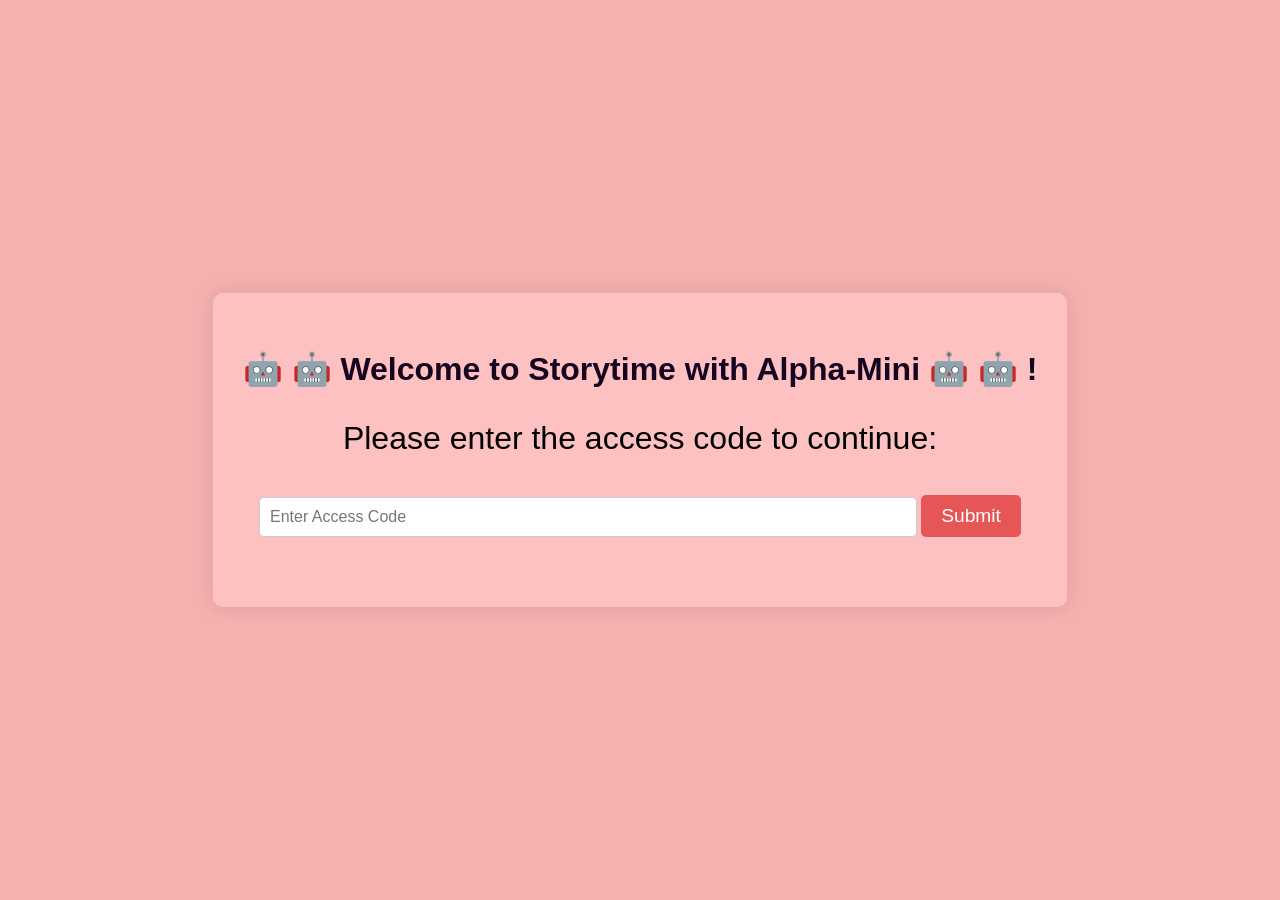
<file: chiliStorytellerGit/index.html>
<!DOCTYPE html>

<html lang="en">

<head>

    <meta charset="UTF-8">

    <meta name="viewport" content="width=device-width, initial-scale=1.0">

    <title>Welcome Page</title>

    <style>

        body, html {

            font-family: 'Arial', sans-serif;

            background: #f5b0b0;

            margin: 0;

            padding: 0;

            height: 100%;

            display: flex;

            justify-content: center;

            align-items: center;

        }

        .container {

            background-color: #fdc1c1;

            padding: 30px;

            border-radius: 10px;

            box-shadow: 0 0 20px rgba(0, 0, 0, 0.1);

            text-align: center;

        }

        h2 {

            color: #160521;

            font-size: 2em;

            margin-bottom: 20px;

        }

        p {

            color: #010001;

            font-size: 2em;

            margin-bottom: 20px;

        }

        input[type="text"] {

            width: 80%;

            padding: 10px;

            margin: 20px 0;

            border: 1px solid #ccc;

            border-radius: 5px;

            font-size: 1em;

        }

        button {

            background-color: #e75656;

            color: white;

            border: none;

            padding: 10px 20px;

            border-radius: 5px;

            cursor: pointer;

            font-size: 1.2em;

            transition: background-color 0.3s ease;

        }

        button:hover {

            background-color:#a14242;

        }

        .error {

            color: red;

            font-size: 1em;

            margin-top: 20px;

        }

    </style>

</head>

<body>



<div class="container">

    <h2>  &#x1F916; &#x1F916; Welcome to Storytime with Alpha-Mini &#x1F916; &#x1F916;  !</h2>

    <p>Please enter the access code to continue: </p>

    <input type="text" id="accessCode" placeholder="Enter Access Code">

    <button onclick="checkAccessCode()">Submit</button>

    <p class="error" id="errorMessage"></p>

</div>



<script>

    function checkAccessCode() {

        const correctCode = "9999"; // Replace with the actual access code

        const enteredCode = document.getElementById('accessCode').value;

        const errorMessage = document.getElementById('errorMessage');

        if (enteredCode === correctCode) {
            window.location.href = 'secondary.html'; // Redirect to the main page
        } else {
            errorMessage.textContent = "Wrong access code. Please try again.";
        }

    }

</script>



</body>

</html>
</file>
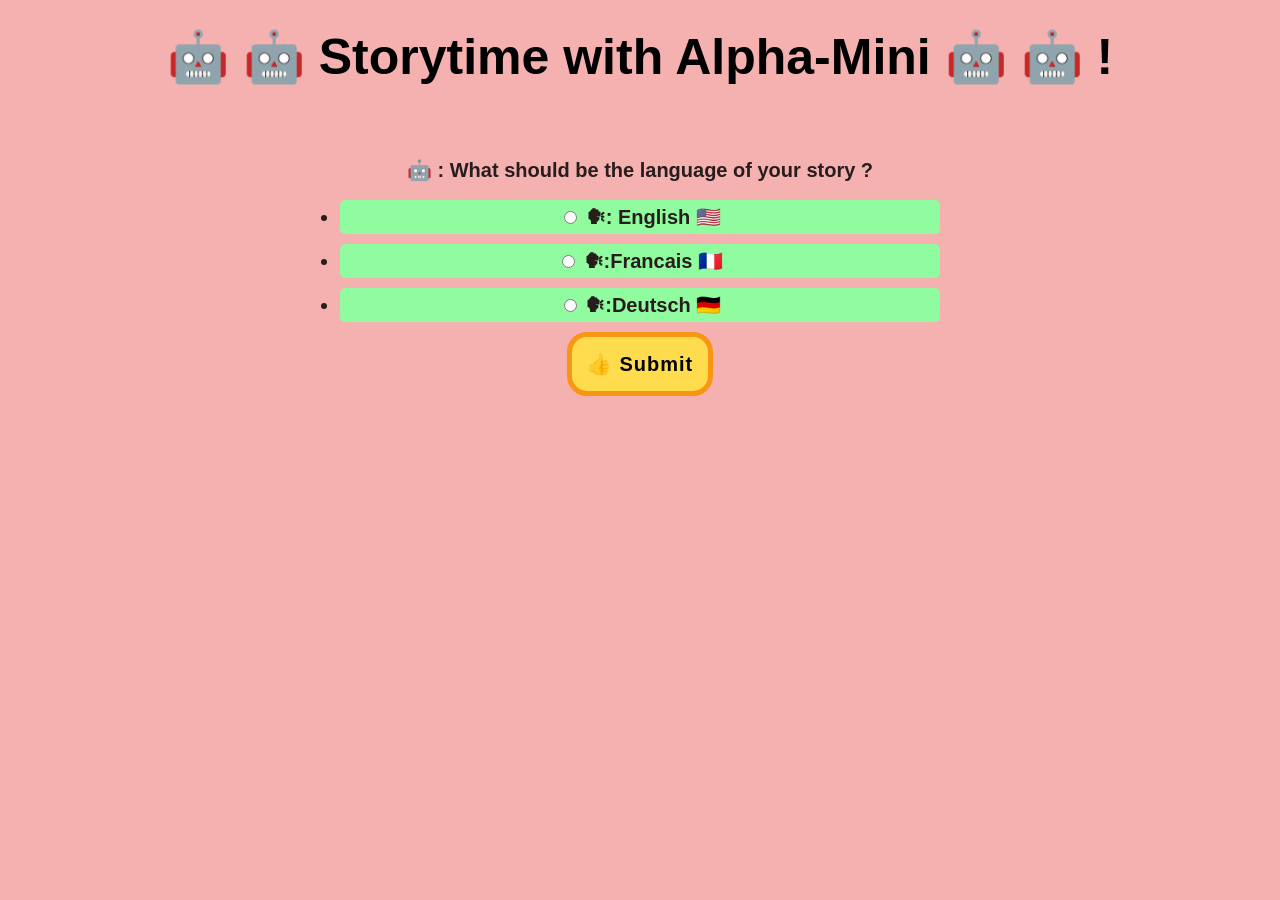
<file: chiliStorytellerGit/lectureGeneration.html>
<!--if the user wants to storify a lecture-->
<!--change the question button management when there's action-->
<head>
    <meta charset="utf-8">
	<meta http-equiv="Cache-control" content="public">

	<meta http-equiv="X-UA-Compatible" content="IE=edge">
	<meta name="viewport" content="width=device-width, initial-scale=1.0">

	<title>Apha-Mini Storytime!</title>
	<!-- Style taken from https://raw.githubusercontent.com/hypertexthero/htmlformtofile/master/index.html-->
	<style type="text/css" media="screen">
		body {font-family:verdana, sans-serif;  font-weight: 700; color:#271d1d; background:#f5b0b0; padding:20px; text-align:center;}
		h1 {font-size:50px; font-weight: bold; text-align:center; color: #000000;}
		label {font-size:20px;font-weight: bold;}
		button {margin-left:205px; padding:5px; margin-top:5px; font-size:16px;}
		textarea {width:400px; font-size:16px; font-family: courier, "courier new", monospace; margin:0 0 5px 0; padding:5px; border:1px solid #eee; }
		select {margin:0 0 5px 0;}
		::placeholder {color:#d4d2d2;}
		.disabled{
			cursor: not-allowed;
			pointer-events: none;
		}
		.color-update{
			background-color: #007bff;
		}
		.slider{
			width: 400px;
			height: 30px;
			background: #d3d3d3;
			outline: none;
			opacity: 0.7;
			-webkit-transition: .2s;
			transition: opacity .2s;
		}

		.container{
			display: flex;
			justify-content: space-around;
			margin-bottom: 10px;
		}

		textarea{
			width: 75%;
			height: 100px;
			margin-top: 10px; 
			background-color: #fff9c4;
			overflow-y: hidden; 	
			border-radius: 20px;
		}

		#storyPrompt {
			background-color: #F2F2F2;
		}
		#editableText{
			background-color:#fff9c4;
			display: none;
		}

		.button-container {
			text-align: center;
			margin-top: 10px;
		}
		button{
			margin: 5px;
			padding: 5px  10px;
			font-family: Arial, Helvetica, sans-serif;
			font-weight: 900;
			padding: 15px;
			letter-spacing: 1px;
			font-size: 20px;
			border-radius: 20px;
			background-color: #ff66a3;
			border: 5px solid rgb(248, 149,s 19);
			cursor: pointer; /*cursor to hand pointer*/			
		}
		button:hover{
			background-color: #eb2172;

		}
		#submit-button:hover{
			background-color: #ffb74d;
		}	
		
		#mainButtons-container{
			text-align: center;
			padding: 20px;
		}
		#main-button{
			font-family: Arial, Helvetica, sans-serif;
			font-weight: 900;
			padding: 50px;
			letter-spacing: 1px;
			font-size: 40px;
			background-color: rgb(244, 159, 231);
			border: 5px solid blueviolet;
			cursor: pointer; /*cursor to hand pointer*/
		}
		#main-button:hover{
			background-color: blueviolet;
		}
		#questions_to_ask {
            width: 80%;               /* Take up 80% of the container width */
            max-width: 600px;          /* Maximum width */
            height: 150px;             /* Fixed height */
            background-color: #fff9c4; /* Pale yellow background */
            border: 2px solid #4e342e; /* Brown border */
            padding: 10px;             /* Padding for the content */
            box-sizing: border-box;    /* Ensure padding and border are included in width/height */
            font-family: 'Courier New', Courier, monospace; /* Monospaced font */
            font-size: 16px;           /* Font size */
            resize: none;              /* Prevent resizing */
            overflow-y: scroll;        /* Always show vertical scrollbar */
            overflow-x: hidden;        /* Hide horizontal scrollbar */
        }
		#submit-button{
			font-family: Arial, Helvetica, sans-serif;
			font-weight: 900;
			padding: 15px;
			letter-spacing: 1px;
			font-size: 20px;
			background-color: rgb(255, 220, 78);
			border: 5px solid rgb(248, 149,19);
			cursor: pointer; /*cursor to hand pointer*/		
			border-radius: 20px;	
		}
		#submit-button:hover{
			background-color: rgb(248, 149, 19);
		}

		.container2 {
			max-width: 600px;
			margin: 0 auto;
			padding: 20px;
			}

		.button2 {
			padding: 10px 20px;
			border: none;
			background-color: #6daeff;
			color: #fcfcfc;
			border-radius: 5px;
			cursor: pointer;
			margin-top: 10px;
		}

		.button2:hover {
			background-color: #1d34aa;
		}

		.button-group2 {
			display: flex;
			justify-content: space-between;
		}

		.header2 {
			font-size: 20px;
			font-weight: bold;
			margin-bottom: 20px;
		}

		.checkbox-label, .radio-label {
			display:list-item;
			margin-bottom: 10px;
			padding: 5px;
			background-color: #b6ebdf;
			border-radius: 5px;
			cursor: pointer;
			transition: background-color 0.3s ease;
		}

		.checkbox-label:hover, .radio-label:hover {
			background-color: #12a1c4;
		}

		.radio-input:checked + .radio-label {
			background-color: #12a1c4;
			border-color: #12a1c4;
			color: white;
		}

		.checkbox-label.active, .radio-label.active {
			background-color: #12a1c4;
			border-color: #12a1c4;
			color: white;
		}

		.checkbox-label, .radio-label2 {
			display:list-item;
			margin-bottom: 10px;
			padding: 5px;
			background-color: #7e68fe;
			border-radius: 5px;
			cursor: pointer;
			transition: background-color 0.3s ease;
		}

		.checkbox-label:hover, .radio-label2:hover {
			background-color: #2307dc;
		}

		.radio-input:checked + .radio-label2 {
			background-color: #2307dc;
			border-color: #2307dc;
			color: white;
		}

		.checkbox-label.active, .radio-label2.active {
			background-color: #2307dc;
			border-color: #2307dc;
			color: white;
		}

		.checkbox-label, .radio-label3 {
			display:list-item;
			margin-bottom: 10px;
			padding: 5px;
			background-color: #90fb9f;
			border-radius: 5px;
			cursor: pointer;
			transition: background-color 0.3s ease;
		}

		.checkbox-label:hover, .radio-label3:hover {
			background-color: #169d18;
		}

		.radio-input:checked + .radio-label3 {
			background-color: #169d18;
			border-color: #169d18;
			color: white;
		}

		.checkbox-label.active, .radio-label3.active {
			background-color: #0f7c10;
			border-color: #0f7c10;
			color: white;
		}

		.container_form {
            background-color: white;
            padding: 30px;
            border-radius: 10px;
            box-shadow: 0 0 20px rgba(0, 0, 0, 0.1);
            max-width: 700px;
            width: 100%;
            margin: 20px auto;
            overflow: hidden;
        }
        h2 {
            color: #6a1b9a;
            text-align: center;
            font-size: 1.5em;
            margin-bottom: 30px;
        }
        .sub-title {
            color: #6a1b9a;
            text-align: center;
            font-size: 1em;
            background: #6a1b9a;
            color: white;
            padding: 5px 15px;
            border-radius: 20px;
            margin: -20px auto 30px auto;
            display: inline-block;
        }
        .question {
            margin-bottom: 30px;
            position: relative;
            padding: 10px;
            border-radius: 10px;
        }
        .highlight {
            background-color: #b3e5fc;
        }
        .question label {
            display: block;
            margin-bottom: 10px;
            font-weight: bold;
            font-size: 1.1em;
        }
        .slider-container {
            display: flex;
            align-items: center;
            justify-content: space-between;
        }
        .slider_form {
            width: 100%;
            margin: 0 10px;
        }
        .label_form {
            display: flex;
            align-items: center;
        }
        .label_form span {
            margin-left: 5px;
            font-weight: bold;
            color: #6a1b9a;
        }
        .comments {
            margin-bottom: 30px;
        }
        .comments textarea {
            width: 100%;
            height: 100px;
            border: 1px solid #ccc;
            border-radius: 5px;
            padding: 10px;
            font-size: 1em;
            resize: vertical;
        }
       
        .submit-btn {
            background-color: #6a1b9a;
            color: white;
            border: none;
            padding: 15px 30px;
            border-radius: 5px;
            cursor: pointer;
            font-size: 1.2em;
            transition: background-color 0.3s ease;
            display: block;
            width: 100%;
            text-align: center;
        }
        .submit-btn:hover {
            background-color: #4a148c;
        }
        .blue { background-color: #b3e5fc; }
        .green { background-color: #c8e6c9; }
        .yellow { background-color: #fff9c4; }
        .orange { background-color: #ffe0b2; }
        .purple { background-color: #d1c4e9; }
        .pink { background-color: #f8bbd0; }
		
		#questions_to_ask {
			height: 175px;
			overflow: auto;
		}

		
	</style>
</head>
 
<body onload="updateText() ">
    <h1> &#x1F916; &#x1F916; Storytime with Alpha-Mini &#x1F916; &#x1F916;  !</h1>
	<br>
	<div class="container2">
	<div id="language_selector">
		<label > &#x1F916; : What should be the language of your story ? </label><br>
	<br>

	<label class="radio-label3">
		<input type="radio" id="en" name="language" value="0">
    	<label for="en"> &#x1F5E3;: English 🇺🇸</label><br>
	</label>

	<label class="radio-label3">
    	<input type="radio" id="fr" name="language" value="1">
    	<label for="fr"> &#x1F5E3;:Francais 🇫🇷 </label><br>  
	</label>

	<label class="radio-label3">
    	<input type="radio" id="de" name="language" value="2">
    	<label for="de"> &#x1F5E3;:Deutsch 🇩🇪</label><br>
	</label>
	</div>

		<input type="button" id="submit-button" value = "&#x1F44D; Submit" style="margin-bottom: 20px;" onclick="sendLanguageData(this)"/>
	</div>
	

	<div id="story_input" style="display:none">
	<form method="post" id="story-form">
		<!--Radio buttons for level of ai of the story-->
	
	
	<label >&#x1F916;: First Things First... How much should i help you with your story :</label><br>
	<br>
	<div class="container2">
		<label class="radio-label2">
		<input type="radio" id="ai5" name="ai" value="5" onclick="showSlider(this.value)">
    	<label for="ai5">&#x1F5E3;: Provide lecture content, make Alpha-Mini generate story based on the provided lecture content </label><br>
		</label>

		<label class="radio-label2">
		<input type="radio" id="ai6" name="ai" value="6" onclick="showSlider(this.value)">
    	<label for="ai6">&#x1F5E3;: Provide lecture and lecture subtopics and make Alpha-Mini generate story based on the based on provided lecture and lecture subtopics  </label><br>
		</label>

		<label class="radio-label2">
		<input type="radio" id="ai7" name="ai" value="7" onclick="showSlider(this.value)">
    	<label for="ai7">&#x1F5E3;: Provide lecture topic and make Alpha-Mini generate story based on the lecture topic  </label><br>
		</label>
	</div>
	
	<br>
		<!-- Story or prompt to be inputted-->
	<label for="story-form">&#x1F916;:Ready for your next step ? Write to me based on the option you chose:</label><br>

		<textarea form="story-form" id="story" cols="40" rows="10" placeholder="&#x1F5E3;: Once upon a time..."></textarea>
		<br>	
	<br>
		<div id="story_length_slider" style="display:none">
			<p>&#x1F916;: Story length: <span id="length"></span> words</p>
			<input type="range" min="50" max="600" value="400" class="slider" id="story_length"> 
		</div>
	<br>

		<div class="container2" id="ageSelector" style="display:none">
			<div class="header2">Select Your Audience:</div>
			<label class="radio-label">
				<input type="radio" name="age" id="age1" value="Toddlers">
				<label for="age1">👶1-3 years</label>
			</label>
			<label class="radio-label">
				<input type="radio" id="age2" name="age" value="Preschoolers">
				<label for ="age2">🧒 3-5 years</label>
			</label>
			<label class="radio-label">
				<input type="radio" name="age" id="age3"value="Early Elementary">
				<label for="age3">👦5-7 years</label>
			</label>
			<label class="radio-label">            
				<input type="radio" name="age" id="age4" value="Late Elementary">
				<label for="age4">👧7-9 years</label><br>
			</label>
			<label class="radio-label">
				<input type="radio" name="age" id="age5" value="Preteens">
				<label for="age5">🧑9-12 years</label>
			</label>
			
		</div>

	</form>
	<br>
	<p>&#x1F916;: Moving Right Along; Are you ready to generate your first story with me ? Click to "Clear All" button to restart !</p>
	<button type="submit" id= "submit-button" onclick="sendStoryData(this)">&#x1F44D; Submit</button>
	<button id="submit-button" onclick = "clearAll(this)">Clear All</button>
	</div>
    <div id="storyClass" style="display: none;">
    <h1>&#x1F916;: Storytelling Session</h1>
	<div class="container">
		<textarea id="editableText" style="display:none;" readonly ></textarea>
		<textarea id="storyPrompt" readonly >Waiting for the story...</textarea>
	</div>

	
	<div id= "storyButtons" class="button-container" style="display: none" >	
		<button id="editButton">Edit </button>
		<button id="goBackButton" style="display: none;">Go back</button>
		<button id="saveEdited" style="display: none;">Save Edited Version</button>
		<button id="sendModifiedButton" style="display: none;">Send Modified Version</button>
		<button id="keepStoryButton">Keep Story</button>
		<button id = "regenerateButton">Regenate Story</button>	
		<button id = "suggestionButton" onclick="suggestionBoxOnn()">Submit Suggestions & Regenate Story</button>	
					
	</div>

	<div class="container" id="suggestionBox" style = "display: none;">
			<label > &#x1F916; : If you want to change any detail in the story, let us know and submit! </label><br>	
			<textarea id="suggestions" ></textarea><br>
			<input type="button" id="submit-button" value = "&#x1F44D; Submit" style="margin-bottom: 20px;" onclick="submitSuggestions()"/><br>
	</div>
    </div>

    <div id="questionPart" style="display:none">
	<div id="question_selector" style = "display:block">
		<label > &#x1F916; :  Optionally, do you want to ask questions about this story to the audience? </label><br>
	<br>

		<input type="radio" id="yes" name="question" value="0">
    	<label for="yes"> &#x1F5E3;: Yes</label><br>
    	<input type="radio" id="no" name="question" value="1">
    	<label for="no"> &#x1F5E3;:No </label><br>  
    	
		<input type="button" id="submit-button" value = "&#x1F44D; Submit" style="margin-bottom: 20px;" onclick="sendQuestionData(this)"/>
	</div>

	<div id="answer_input" style="display:none">
			<!--Radio buttons for level of ai of the query generation-->
		<label >&#x1F916;: How much help do you need while writing your questions:</label><br>
		<br>
			<input type="radio" id="ai_0" name="ai_answer" value="0" >
			<label for="ai_0">&#x1F5E3;: No help. I will write my own questions ! </label><br>
			<input type="radio" id="ai_1" name="ai_answer" value="1">
			<label for="ai_1">&#x1F5E3;: I prefer auto-generated questions .</label><br>  
	
			<input type="button" id="submit-button" value = "&#x1F44D; Submit" style="margin-bottom: 20px;" onclick="sendAnswerData(this)"/>
	</div>

	<div id = "query_human" style="display:none">
		<!--Questions about the story to be inputted-->
		<label for="'story-form' "> &#x1F916; : Please provide for Alpha-Mini to ask.  Do not change the format of the text area : </label><br>
		<br>

			<textarea form="story-form" id="questions_to_ask" cols="40" rows="5">
Questions: 
1.
2.
3.
Answers: 
1.
2.
3.
			</textarea>

		<div class="button-container">
			<input type="button" id="submit-button" value = "&#x1F44D; Submit" style="margin-bottom: 20px;" onclick="sendQuestionToAskData(this)"/>
		</div>	
	
	</div>
	
	<div id = "submitToSeeAnswers" style="display: none;">
		<label for= "'story-form' "> NOT IMPLEMENTED Do you also wanna see possible answers to your questions?</label><br>
		<br>
		<input type="radio" id="submit_ans0" name="submitHum" value="0" >
		<label for="ai_0">&#x1F5E3;: Yes </label><br>
		<input type="radio" id="submit_ans1" name="submitHum" value="1">
		<label for="ai_1">&#x1F5E3;: No </label><br>  
			<input type="button" id="submit-button" value = "&#x1F44D; Submit" style="margin-bottom: 20px;" onclick="sendToSeeAns()"/>
	</div>

	<div id = "query_human_answers" style = "display: none">
		<label for="'story-form' "> &#x1F916; :Here's your Alpha-Mini generated answers : </label><br>
		<br>

			<textarea form="story-form" id="answers_hum_query " cols="40" rows="5"  ></textarea>
	</div>
	<div id = "query_ai" style="display:none">
		<!--Questions about the story to be inputted by AI -->
		<label for="'story-form' "> &#x1F916; : Generated Questions with answers and citations from the story:<br> 
			Reminder: You may adjust the questions by utilizing the "Modify" button. Kindly provide your responses accordingly without altering the original format.
		</label><br>
		<br>
			<textarea form="story-form" id="questions_ai" cols="40" rows="5" placeholder="Generating..." ></textarea>

			<div id="questionButtons" class="button-container" style="display: none;" >
				<button id="keepButton2">Keep All</button>
				<button id = "regenerateButton2">Regenate Questions</button>	
				<button id = "modifyButton2">Modify </button>	
			</div>
	</div>

	<div id = "buttonAfterModified" class="button-container" style="display:none">
		<button id = "submitButton2">Submit </button>	
	</div>

	<div id="select_question" style="display:none">
		<form>
			<p>Please select the question(s) you want to keep (you can choose more than one):</p>

			<input type="checkbox" id="1." name="1." value="1.">
			<label for="1.">Keep Question 1</label><br>

			<input type="checkbox" id="2." name="2." value="2.">
			<label for="2.">Keep Question 2</label><br>

			<input type="checkbox" id="3." name="3." value="3.">
			<label for="3.">Keep Question 3</label><br>

			<div class="button-container">
				<input type="button" value = "&#x1F44D; Submit" style="margin-bottom: 20px;" onclick="sendSelectedQuestions()"/>
			</div>

		</form>
	</div>	

	<div id = "sessionDiv" style = "display: none"> 
		<label> &#x1F916; : Here's your session summary! </label><br>
		<br>
		<textarea id="sessionSummary" readonly ></textarea><br>
		<br>
		<!--Button to registered web client input-->
		<button onclick="saveTextBoxes(this)">Save Session</button><br>
		<!--Button to go to the next step-->
		<button onclick = "goNextStep()"> > Next Step</button>
		<br>
		
		
	</div>

	
	
	</div>
</body>
 
<script>

	// buttons modifier for the story parameters
	document.addEventListener('DOMContentLoaded', function () {
		const labels3 = document.querySelectorAll('.radio-label3');
		const labels2 = document.querySelectorAll('.radio-label2');
		const labels = document.querySelectorAll('.radio-label');

		function handleLabelClick(event) {
			// Remove the active class from all labels
			labels3.forEach(lbl => lbl.classList.remove('active'));
			labels2.forEach(lbl => lbl.classList.remove('active'));
			labels.forEach(lbl => lbl.classList.remove('active'));
			// Add the active class to the clicked label
			event.currentTarget.classList.add('active');
		}

		labels3.forEach(label => {
			label.addEventListener('click', handleLabelClick);
		});

		labels2.forEach(label => {
			label.addEventListener('click', handleLabelClick);
		});

		labels.forEach(label => {
			label.addEventListener('click', handleLabelClick);
		});
	});

	//function to update the height of the text area based on the server message size
	function updateHeight(textValue){
		textValue.style.height = 'auto'; // reset height to shrink grow as needed
		textValue.style.height = textValue.scrollHeight + 'px'; // set height to to the text value height
	}

	var slider = document.getElementById("story_length");
	var output = document.getElementById("length");
	output.innerHTML = slider.value;
	slider.oninput = function() {
		output.innerHTML = this.value;
	}
		
	var regenerateButton= document.getElementById("regenerateButton");
	var suggestionButton = document.getElementById("suggestionButton");
	var keepButton = document.getElementById("keepStoryButton");
	var editButton= document.getElementById("editButton");
	var storyPrompt = document.getElementById("storyPrompt");
	var goBackButton=  document.getElementById("goBackButton");
	var editableTextArea= document.getElementById("editableText");
	var submitButton2= document.getElementById("submitButton2");

	//button for query_human if they want auto generated answers for their questions
	var submitToSeeAnswersButton = document.getElementById("submitToSeeAnswers");

	// buttons for the AI generated questions			
	var keepButton2 = document.getElementById("keepButton2");
	var regenerateButton2= document.getElementById("regenerateButton2");
	//var answer_citations = document.getElementById("answer_citations");
	var modifyButton2 = document.getElementById("modifyButton2");
	var question_ai_box = document.getElementById("questions_ai")
	var selectQuestions = document.getElementById("select_question");

	//Regen with suggestions button
	var suggestionBox = document.getElementById("suggestionBox");

	
	regenerateButton2.addEventListener('click',regenerateQuestions);

	function regenerateQuestions(){
		const socket = new WebSocket('ws://localhost:10000');
		socket.addEventListener('open', function(event){
			socket.send("Regenerate ");
			socket.close;
		});	
	}

	submitButton2.addEventListener('click', submitModifiedQuestions);
	function submitToSeeAnswersFunction(){
		socket.addEventListener('open', function (event) {
			var answer = document.querySelector('input[name="submitHum"]:checked').value;
			if(answer == 0){
				socket.send(answer);
				socket.close;
			}
			});
	}	

	function submitModifiedQuestions(){
		const socket = new WebSocket('ws://localhost:10000');
		socket.addEventListener('open', function(event){
			var modified_questions = question_ai_box.value;
			socket.send("Modified " + modified_questions);
			socket.close;
		});	
		submitButton2.disabled = true;
	}	

	// when the user wants to see ai generated answers to the questions
	const sendToSeeAns = () => {
		const socket = new WebSocket('ws://localhost:10000');
		socket.addEventListener('open', function(event){
			var answer = document.querySelector('input[name="submitHum"]:checked').value;
			if(answer==0){ 
				socket.send("Answers");
				socket.close;
				document.getElementById("query_human_answers").style.display= "block";
			}
		});
	}

	modifyButton2.addEventListener("click", function(){
		// make the area editable 
		if (question_ai_box.hasAttribute('readonly')){
			question_ai_box.removeAttribute('readonly');
		}
	})
	
    document.addEventListener('DOMContentLoaded', function () {
        const keepButton2 = document.getElementById("keepButton2");

        if (keepButton2) {
            console.log("keepButton2 found and event listener added");
            keepButton2.addEventListener("click", function() {
                console.log("keepButton2 clicked");
                const socket = new WebSocket('ws://localhost:10000');
                socket.addEventListener('open', function(event) {
                    console.log("WebSocket connection opened");
                    socket.send("keepQuestions");
                    console.log("Sent 'keepQuestions' message to WebSocket");

                    document.getElementById("sessionDiv").style.display = "block";
                    console.log("sessionDiv displayed");

                    const date = "Date:" + new Date().toISOString();
                    const storyValue = "Topic of choice: " + document.getElementById('story').value;
                    console.log("Story value:", storyValue);

                    const storyPromptValue = document.getElementById('storyPrompt').value;
                    console.log("Story prompt value:", storyPromptValue);

                    const AIQ = "AI Generated Questions:" + "\n" + document.getElementById('questions_ai').value;
                    console.log("AI Generated Questions:", AIQ);

                    const session_information = date + "\n" + storyValue + "\n" + storyPromptValue + "\n" + AIQ;
                    console.log("Session information:", session_information);

                    const areaUpdate = document.getElementById("sessionSummary");
                    areaUpdate.value = session_information;
                    updateHeight(areaUpdate);
                    console.log("Session summary updated");

                    localStorage.setItem('sharedTopic', document.getElementById('story').value);
                    console.log("sharedTopic stored in localStorage");

                    localStorage.setItem('sharedStory', storyPromptValue);
                    console.log("sharedStory stored in localStorage");

                    var qAI = document.getElementById('questions_ai').value;
                    localStorage.setItem('sharedQuestions', qAI);
                    console.log("sharedQuestions stored in localStorage");

                    // goal; divide the questions and answers part
                    const start = qAI.lastIndexOf('?');
                    const end = qAI.length;
                    var string_before_last_slash = qAI.substring(0, start + 1);
                    localStorage.setItem('sharedJustQuestions', string_before_last_slash);
                    console.log("sharedJustQuestions stored in localStorage");

                    var string_after_last_slash = qAI.substring(start + 1, end);
                    localStorage.setItem('sharedJustAnswers', string_after_last_slash);
                    console.log("sharedJustAnswers stored in localStorage");

                    console.log("Questions after the last '?':", string_after_last_slash);

                    localStorage.setItem('sharedText', areaUpdate.value);
                    console.log("sharedText stored in localStorage");

                    socket.close();
                    console.log("WebSocket connection closed");
                });

                this.disabled = true;
                console.log("keepButton2 disabled");

                modifyButton2.disabled = true;
                console.log("modifyButton2 disabled");

                regenerateButton2.disabled = true;
                console.log("regenerateButton2 disabled");
            });
        } else {
            console.log("keepButton2 not found");
        }
    });


	
	// keep button pressed tracker
	let isPressed = false;

	//if i pressed on the keep story
	keepButton.addEventListener("click",function(){
		//disable to do any suggestions
		document.getElementById("suggestionBox").style.display="none";
        //when i press on keep button i also able the QandA phase of the model
		document.getElementById("questionPart").style.display="block";

		regenerateButton.style.display="none";
		editButton.style.display = "none";
		isPressed= !isPressed
		suggestionButton.style.display="none";

		var text_to_keep = storyPrompt.value;			
		var message = "keepStory" + " " + text_to_keep; 
		const socket = new WebSocket('ws://localhost:10000');
		socket.addEventListener('open', function(event){
			socket.send(message);
			socket.close();
		});		
		this.disabled=true;
	});
	
	// edit the story click received
	editButton.addEventListener("click",function(){
		if (storyPrompt.hasAttribute('readonly')){
			storyPrompt.removeAttribute('readonly');
			storyPrompt.focus();
		
		    this.style.display='none';// NEW
			editableTextArea.value= storyPrompt.value;
			editableTextArea.style.display="block";
			goBackButton.style.display= "block";
			document.getElementById('saveEdited').style.display="block";

			document.getElementById('editButton').style.display="none";
			document.getElementById('keepStoryButton').style.display="none";
			document.getElementById('regenerateButton').style.display="none";
			document.getElementById('suggestionButton').style.display="none";
			
			updateHeight(editableTextArea);
		} else {
			storyPrompt.setAttribute('readonly', 'true');
		
		}
	});

	goBackButton.addEventListener('click', function(){
		// now i already pressed to edit button on top of it i  press to go back what i wanna see is everything i had before 
		storyPrompt.value= editableTextArea.value;
		editableTextArea.style.display= "none";	
		storyPrompt.setAttribute('readonly', 'true');

		document.getElementById('editButton').style.display="block";
		document.getElementById('keepStoryButton').style.display="block";
		document.getElementById('regenerateButton').style.display="block";
		document.getElementById('suggestionButton').style.display="block";
		goBackButton.style.display= "none";
		document.getElementById('saveEdited').style.display="none";
	});

	document.getElementById('saveEdited').addEventListener('click', function(){
		editableTextArea.style.display= "none";	
		storyPrompt.setAttribute('readonly', 'true');

		document.getElementById('editButton').style.display="block";
		document.getElementById('keepStoryButton').style.display="block";
		document.getElementById('regenerateButton').style.display="block";
		document.getElementById('suggestionButton').style.display="block";
		goBackButton.style.display= "none";
		document.getElementById('saveEdited').style.display="none";

	});

	regenerateButton.addEventListener('click',regenerateStory);

	function regenerateStory(){
		const socket = new WebSocket('ws://localhost:10000');
        socket.addEventListener('open', function (event) {
			var text_to_regenerate = storyPrompt.value;			
			var message = "regenerate" + " " + text_to_regenerate; 
			socket.send(message);	
            socket.close()
        });
    };	

	// make the suggestion box appear
	function suggestionBoxOnn(){
		suggestionBox.style.display= "block";
	}

	function saveStory(){
		const socket = new WebSocket('ws://localhost:10000');
        socket.addEventListener('open', function (event) {
            // now save button is clicked so show to question part
			document.getElementById("questionPart").style.display= "block";
			var updateText = storyPrompt.value;			
			var message =  updateText; 

			editButton.disabled = true;
			editButton.classList.add('disabled');

			goBackButton.disabled = true;
			goBackButton.classList.add('disabled');

			regenerateButton.disabled = true;
			regenerateButton.classList.add('disabled');

			editableTextArea.style.display="none";

			suggestionButton.disabled=true; // new 
			suggestionButton.classList.add('disabled');

			keepButton.classList.add('disabled');

			socket.send(message);	
            socket.close()
        });
    };	

	function hideSlider(){
		document.getElementById("story_length_slider").style.display = "none";
	}
	function showSlider(AIvalue){
		document.getElementById("story_length_slider").style.display = "block";
		document.getElementById("ageSelector").style.display="block";
		storyArea = document.getElementById("story");

		if(AIvalue==5){
			storyArea.placeholder = "Provide the lecture notes here";
		}
		else if(AIvalue==6){
			storyArea.placeholder = "E.g : logarithm, product rule , The Inverse Log Rule, Logarithms Used to Calculate Quotients, Solving for an Exponent,Change of Base, the Natural Logarithm "
		}
		else if(AIvalue==7){
			storyArea.placeholder = "E.g : logarithm";
		}else{
			storyArea.placeholder = " ";
		}
	}
	function clearAll(some){
		some.disabled=true;
		document.getElementById('story-form').reset();
		document.getElementById("length").innerHTML = 400;
		hideSlider();
	}

	var ws = new WebSocket("ws://localhost:10000/");
        
    ws.onmessage = function(event) {
		var message = event.data;		
		var firstWord = message.toLowerCase().trim();
		console.log(firstWord);
		
		if(firstWord.startsWith("questions:") || firstWord.startsWith("questions :") || firstWord.startsWith("Fragen:") || firstWord.startsWith("Fragen :")){
			const queryAI = document.getElementById('questions_ai');
			queryAI.value = message;
			updateHeight(queryAI);
            document.getElementById('questionButtons').style.display= "block";
		}else if(message.toLowerCase().trim().startsWith("answers:")){
			const answered = document.getElementById('answers_hum_query');
			answered.value = message;
			updateHeight(answered);
			document.getElementById('query_human_answers').style.display="block";
		}else{
            // Assuming the message is the story or feedback to be displayed
			const storyPromptMain =document.getElementById('storyPrompt');
        	storyPromptMain.value = message;
			updateHeight(storyPromptMain);	
			
			const storyButtons = document.getElementById('storyButtons');
			storyButtons.style.display="block";

		}
        };

    ws.onopen = function(event) {console.log("Connection opened"); };

    ws.onerror = function(error) {csonsole.log('WebSocket Error: ' + error);};

    ws.onclose = function(event) {console.log("Connection closed"); };

	const sendLanguageData = (some) => {
        const deButton = document.getElementById('de');
		if(deButton.checked){
			localStorage.setItem('language', "de");
		}

		const frButton = document.getElementById('fr');
		if(frButton.checked){
			localStorage.setItem('language', "fr");
		}

		const enButton = document.getElementById('en');
		if(enButton.checked){
			localStorage.setItem('language', "en");
		}

		if(!deButton.checked && !frButton.checked && !enButton.checked){
			alert("Pick a language");
		}else{
            const socket = new WebSocket('ws://localhost:10000');
            socket.addEventListener('open', function (event) {
                some.disabled=true;
                some.classList.add('disabled');
                const borderColor= getComputedStyle(some).borderColor;
                some.style.backgroundColor= borderColor;


                var language = document.querySelector('input[name="language"]:checked').value;
                document.getElementById("story_input").style.display = "block";
                socket.send(language);	
                socket.close()
            });
        }
    }

	const sendSelectedQuestions = () => {
		const socket = new WebSocket('ws://localhost:10000');
        socket.addEventListener('open', function (event) {
			const checkboxes = document.querySelectorAll('input[type="checkbox"]:checked');
			var selectedOptions = [];
			checkboxes.forEach(checkbox=>{
				selectedOptions.push(checkbox.value);
			});
			socket.send("Selected "+ selectedOptions);	
			document.getElementById("sessionDiv").style.display= "block";
			const date= "Date:" + new Date().toISOString();
			const storyValue = "Topic of choice: " + document.getElementById('story').value; 
			const storyPrompt ="Generated Story:" + document.getElementById('storyPrompt').value;
			const AIQ = "AI Generated Questions:" + "\n" + document.getElementById('questions_ai').value; 
			const AIQ_selected = "You selected to keep following questions : " + selectedOptions
			const session_information= date + "\n" + storyValue + "\n" + storyPrompt + "\n" + AIQ + "\n" + AIQ_selected
			const areaUpdate =document.getElementById("sessionSummary");
			areaUpdate.value = session_information;
			updateHeight(areaUpdate);

			localStorage.setItem('sharedTopic', document.getElementById('story').value);
			localStorage.setItem('sharedStory', document.getElementById('storyPrompt').value);
			localStorage.setItem('sharedQuestions', document.getElementById('questions_ai').value + "\n" + AIQ_selected);

			string = document.getElementById('questions_ai').value + "\n" + AIQ_selected;
			start   = string.lastIndexOf('?'); 
			end     = string.length;          
			var string_before_last_slash = string.substring(0, start+1);
			localStorage.setItem('sharedJustQuestions', string_before_last_slash);
			
			var string_after_last_slash = string.substring(start+1, end);
			localStorage.setItem('sharedJustAnswers', string_after_last_slash);		
			
			localStorage.setItem('sharedText', areaUpdate.value);

		});
	}

	// yes or no question event for should we generate questions for the story 
	const sendQuestionData = (some) => {
        const yesButton = document.getElementById('yes');
		const noButton = document.getElementById('no');
		if(!yesButton.checked && !noButton.checked){
			alert("Pick an answer");
		}else{
            some.disabled=true;
            some.classList.add('disabled');

            const borderColor= getComputedStyle(some).borderColor;
            some.style.backgroundColor= borderColor;

            const form = document.getElementById('question_selector');
            const radioButtons = form.querySelectorAll('input[type="radio"]');
            //Disable all buttons
            radioButtons.forEach(radio => {
                radio.disabled=true;
            });

            const socket =new WebSocket('ws://localhost:10000');
            socket.addEventListener('open', function (event) {
                var question = document.querySelector('input[name="question"]:checked').value;
                    socket.send(question);  // sends 'yes' or 'no'
                    if(question=== '0'){
                        // make the survey thing pop up 
                        document.getElementById("answer_input").style.display = "block";
                    }
                    if(question==='1'){
                        // output whats done so far somewhere under
                        document.getElementById("sessionDiv").style.display= "block";
						
						// DATE of generation
                        const date= "Date:" + new Date().toISOString();

						// TOPIC of generation
						const storyTopic = document.getElementById('story').value;
                        const storyValue = "Topic of choice: " + storyTopic; 
						localStorage.setItem('sharedTopic', storyTopic);
						
						//STORY of the generation
						const story = document.getElementById('storyPrompt').value;
                        const storyPrompt ="Generated Story:" + story;
						localStorage.setItem('sharedStory', story);

						// RESUME of the generation
                        const session_information= date + "\n" + storyValue + "\n" + storyPrompt ; 
                        const areaUpdate =document.getElementById("sessionSummary");
                        areaUpdate.value = session_information
                        updateHeight(areaUpdate)
						localStorage.setItem('sharedText', areaUpdate.value);

                                               
                        localStorage.setItem('sharedQuestions', "\n");	

                        
                    }
                    socket.close()		
                });
            }
		}

	// listen to suggestions to change the story 
	const submitSuggestions= () => {
		const socket =new WebSocket('ws://localhost:10000');
        socket.addEventListener('open', function (event) {
			message = document.getElementById("suggestions").value;
			socket.send("suggestions :" + message);
			socket.close();
		});

	}

// Picking the levels of AI help 
	const sendAnswerData = (some) => {
        const ai0 = document.getElementById('ai_0');
		const ai1 = document.getElementById('ai_1');
		if(!ai0.checked && !ai1.checked){
			alert("Pick an answer");
		}else{
            some.disabled=true;
            some.classList.add('disabled');

            const borderColor= getComputedStyle(some).borderColor;
            some.style.backgroundColor= borderColor;

            const form = document.getElementById('answer_input');
            const radioButtons = form.querySelectorAll('input[type="radio"]');
            //Disable all buttons
            radioButtons.forEach(radio => {
                radio.disabled=true;
            });

            const socket =new WebSocket('ws://localhost:10000');
            socket.addEventListener('open', function (event) {
                var answer = document.querySelector('input[name="ai_answer"]:checked').value;
                if(answer== '0'){ // means i ask for no help im gonna write my questions 
                    document.getElementById("query_human").style.display= "block";
                }
                else if(answer== '1'){
                    document.getElementById("query_ai").style.display= "block";
                    document.getElementById("questions_ai").setAttribute('readonly', 'true');
                    document.getElementById("question_answer")				
                } 				
                socket.send("option" + answer + "is chosen");  // sends 'yes' or 'no'
                socket.close();	
            });
        }
	}	

	//function to find if there exist a button with a certain text
	function findButtonByText(text){
		const buttons = document.querySelectorAll('#submit-button');
		for(let button of buttons){
			if(button.textContent.trim()==text){
				return button;
			}
		}
		return null;
		}
	
	
    const sendStoryData = (some) => {
        const age1= !document.getElementById('age1').checked;
		const age2= !document.getElementById('age2').checked;
		const age3= !document.getElementById('age3').checked;
		const age4= !document.getElementById('age4').checked;
		const age5= !document.getElementById('age5').checked;
		const ageCheck = age1 && age2 && age3 && age4 && age5;

		
		const ai5 = !document.getElementById('ai5').checked;
		const ai6 = !document.getElementById('ai6').checked;
		const ai7 = !document.getElementById('ai7').checked;
		const aiCheck = ai5 && ai6 && ai7;

		const storyCheck =document.getElementById("story").value.trim() === "";
		if(aiCheck || ageCheck || storyCheck){
			alert("Warning! Fill in the whole form");
		}else{		
            // now also display the main page of where the magic happens
            document.getElementById("storyClass").style.display="block";
            const socket = new WebSocket('ws://localhost:10000');
            socket.addEventListener('open', function (event) {
                some.disabled=true;
                some.classList.add('disabled');

                const borderColor= getComputedStyle(some).borderColor;
                some.style.backgroundColor= borderColor;

                const clearText="Clear All";
                const foundClearButton = findButtonByText(clearText);
                if(foundClearButton){
                    console.log('found the requested button');
                    foundClearButton.classList.add('disabled');
                } else {
                    console.log('button not found');
                }


                var ai = document.querySelector('input[name="ai"]:checked').value;
                story =document.getElementById("story")
                story.readOnly= true; 
                var story = story.value;
                var slider = document.getElementById("length");
                //slider.readOnly= true;
                var length = slider.innerHTML;
                
                var default_level = "Early Elementary"
                var selectedAge= document.querySelector('input[name="age"]:checked');
                var level1 = selectedAge.value			
                var level = level1 ? level1 : default_level

                const form = document.getElementById('story-form');
                const radioButtons = form.querySelectorAll('input[type="radio"]');
                //Disable all buttons
                radioButtons.forEach(radio => {
                    radio.disabled=true;
                });


                var message = ai + "|" + story + "|"  + length + "|"+ level; 
                socket.send(message);	
                socket.close();
                console.log("sending the message")
            });
        }
    }
	const sendQuestionToAskData = (some) => {
		some.disabled=true; 
		const socket =new WebSocket('ws://localhost:10000');
        socket.addEventListener('open', function (event) {
		//TODO: MAYBE DISABLE CLICKING ON THE SUBMIT BUTTON
			questions_box = document.getElementById("questions_to_ask");
			questions_box.setAttribute('readonly', 'true');
			var questionToAskData = questions_box.value;
			//submitToSeeAnswersButton.style.display="block";
			socket.send(questionToAskData);

			document.getElementById("sessionDiv").style.display= "block";
			const date= "Date:" + new Date().toISOString();
			const storyValue = "Topic of Choice: " + document.getElementById('story').value; 
			const storyPrompt ="Generated Story:" + document.getElementById('storyPrompt').value;
			const humanQ= "User-Prepared Questions:" + "\n" +questionToAskData
			const session_information= date + "\n" + storyValue + "\n" + storyPrompt + "\n" + humanQ
			const areaUpdate =document.getElementById("sessionSummary")
			areaUpdate.value = session_information
			updateHeight(areaUpdate)

			localStorage.setItem('sharedTopic', document.getElementById('story').value);
			localStorage.setItem('sharedStory', document.getElementById('storyPrompt').value);
			localStorage.setItem('sharedQuestions', questionToAskData);

			string = questionToAskData;
			start   = string.lastIndexOf('?'); 
			end     = string.length;          
			var string_before_last_slash = string.substring(0, start+1);
			localStorage.setItem('sharedJustQuestions', string_before_last_slash);
			
			var string_after_last_slash = string.substring(start+1, end);
			localStorage.setItem('sharedJustAnswers', string_after_last_slash);
			

			localStorage.setItem('sharedText', areaUpdate.value);

			socket.close()
		});
	} 
	
    const stopServer = () => {
        const socket = new WebSocket('ws://localhost:10000');
        socket.addEventListener('open', function (event) {
            socket.send("exit");
			closeWindow();
            socket.close()
        });
        window.location.href = 'survey.html'; // Redirect to the survey page
    }

	function closeWindow(){
		window.open('', '_parent','');
		window.close();
	}
	var gloabalCounter =0
	//next button is clicked, im directed to the robot interaction page
	function goNextStep(){
		if(gloabalCounter>0){
			console.log("getting directed  to the robot interaction phase");
			const socket =new WebSocket('ws://localhost:10000');
			socket.addEventListener('open', function (event) {
				socket.send("robot decision executed");  
				socket.close();	
			});
			window.location.href = 'robotInteraction.html'; // Redirect to the main page
		}else{
			gloabalCounter+=1;
			alert("Warning: You are proceeding without saving the session");

		}
			
	}

	//function to save everything on the page
	function saveTextBoxes(button){
		gloabalCounter+=1
		console.log("save Entries function is called ");

		//disable the save session button, make it uncliable for the second time
		button.disabled= true
 
		//Load, or create new array
		const entries = JSON.parse(localStorage.getItem('sessionEntry')) || [];
		const date= new Date().toISOString();
		entries.push({date, storyValue, storyPrompt, humanQuery, aiQuery});
		localStorage.setItem('sessionEntry', JSON.stringify(entries));
       
        // goal : add everything to the json file , for that save it as a dictionary
        //{date, storyValue, storyPrompt, humanQuery, aiQuery}
        var dict = {
            goal : "Lecture Generation Model",
            when : date,
            storyContent : storyValue,
            generatedStory : storyPrompt,
            humanGenQuestion: humanQuery,
            AIGenQuestion: aiQuery
        }; 

        console.log(dict)

        const socket =new WebSocket('ws://localhost:10000');
        socket.addEventListener('open', function (event) {
			socket.send(JSON.stringify(dict));  
			socket.close();	
		});

        // TODO : make the color button not clicable 
		// make still clicable to the next and exit button
	}
	// function to start generating storytime
	function showStory(button){
		const borderColor= getComputedStyle(button).borderColor;
		button.style.backgroundColor= borderColor;
		document.getElementById("language_selector").style.display = "block";

	}
	// function to show project description for the users 
	function showDescription(button){
		const guide = document.getElementById('userGuide');
		if(button.innerText==="User Guide"){
			guide.style.display='block';
			button.innerText= "Close";
		}else if(button.innerText==="Close"){
			guide.style.display='none';
			button.innerText = "User Guide";
		}

	}

		

</script>
 
</html>
</file>
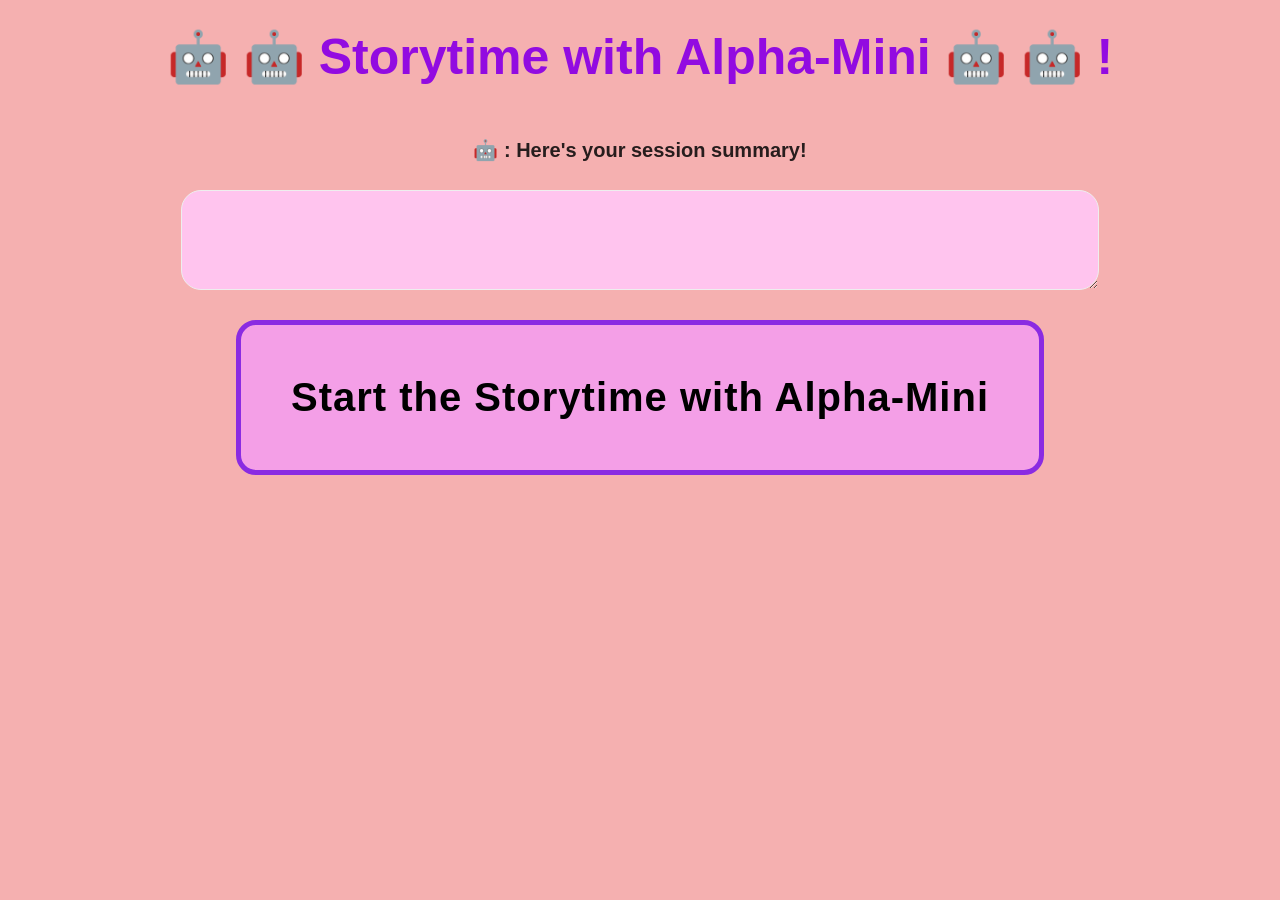
<file: chiliStorytellerGit/robotInteraction.html>
<!---this page comes after the beginning page
but what it does ?
starts by buttons; 
    1) generate story: 2 buttons/ options pop out i) generate story[third_1.html] ii) storify your lecture [third_2.html]
    2) see previously generated stories
    3) read guidelines

robotInteraction
-->

<head>
	<meta http-equiv="Cache-Control" content="no-cache, no-store, must-revalidate"> <!-- newly added to avoid stale data-->
	<meta http-equiv="Pragma" content="no-cache"> <!-- newly added to avoid stale data-->
	<meta http-equiv="Expires" content="0"> <!-- newly added to avoid stale data-->


    <meta charset="utf-8">
	<meta http-equiv="Cache-control" content="public">

	<meta http-equiv="X-UA-Compatible" content="IE=edge">
	<meta name="viewport" content="width=device-width, initial-scale=1.0">

	<title>Apha-Mini Storytime!</title>
	<!-- Style taken from https://raw.githubusercontent.com/hypertexthero/htmlformtofile/master/index.html-->
	<style type="text/css" media="screen">
		body {font-family:verdana, sans-serif;  font-weight: 700; color:#271d1d; background:#f5b0b0; padding:20px; text-align:center;}
		h1 {font-size:50px; font-weight: bold; text-align:center; color: #920be1;}
		label {font-size:20px;font-weight: bold;}
		button {margin-left:205px; padding:5px; margin-top:5px; font-size:16px;}
		textarea {width:400px; font-size:16px; font-family: courier, "courier new", monospace; margin:0 0 5px 0; padding:5px; border:1px solid #eee; }
		select {margin:0 0 5px 0;}
		::placeholder {color:#d4d2d2;}
		.disabled{
			cursor: not-allowed;
			pointer-events: none;
		}
		.color-update{
			background-color: #007bff;
		}
		.slider{
			width: 400px;
			height: 30px;
			background: #d3d3d3;
			outline: none;
			opacity: 0.7;
			-webkit-transition: .2s;
			transition: opacity .2s;
		}

		.container{
			display: flex;
			justify-content: space-around;
			margin-bottom: 10px;
		}

		textarea{
			width: 75%;
			height: 100px;
			margin-top: 10px; 
			background-color: #ffc4ee;
			overflow-y: hidden; 
			border-radius: 20px;
					
		}

		#storyPrompt {
			background-color: #F2F2F2;
		}
		#editableText{
			background-color:#fff9c4;
			display: none;
		}

		.button-container {
			text-align: center;
			margin-top: 10px;
		}
		button{
			margin: 5px;
			padding: 5px  10px;
			font-family: Arial, Helvetica, sans-serif;
			font-weight: 900;
			padding: 15px;
			letter-spacing: 1px;
			font-size: 20px;
			background-color: #7cbcff;
			border: 5px solid rgb(248, 149,s 19);
			cursor: pointer; /*cursor to hand pointer*/			
		}
		button:hover{
			background-color: #007bff;
		}
		#submit-button:hover{
			background-color: #ffb74d;
		}	
		
		#mainButtons-container{
			text-align: center;
			padding: 20px;
		}

        #mainButtonscontainer2{
			text-align: center;
			padding: 20px;
		}
		#main-button{
			font-family: Arial, Helvetica, sans-serif;
			font-weight: 900;
			padding: 50px;
			letter-spacing: 1px;
			font-size: 40px;
			background-color: rgb(244, 159, 231);
			border: 5px solid blueviolet;
			border-radius: 20px;
			cursor: pointer; /*cursor to hand pointer*/
		}
		#main-button:hover{
			background-color: blueviolet;
		}
		#submit-button{
			font-family: Arial, Helvetica, sans-serif;
			font-weight: 900;
			padding: 15px;
			letter-spacing: 1px;
			font-size: 20px;
			background-color: rgb(255, 220, 78);
			border: 5px solid rgb(248, 149,19);
			cursor: pointer; /*cursor to hand pointer*/			
		}
		#submit-button:hover{
			background-color: rgb(248, 149, 19);
		}

		.container2 {
			max-width: 600px;
			margin: 0 auto;
			padding: 20px;
			}

		.button2 {
			padding: 10px 20px;
			border: none;
			background-color: #6daeff;
			color: #fcfcfc;
			border-radius: 5px;
			cursor: pointer;
			margin-top: 10px;
		}

		.button2:hover {
			background-color: #1d34aa;
		}

		.button-group2 {
			display: flex;
			justify-content: space-between;
		}

		.header2 {
			font-size: 20px;
			font-weight: bold;
			margin-bottom: 20px;
		}

		.checkbox-label, .radio-label {
			display:list-item;
			margin-bottom: 10px;
			padding: 5px;
			background-color: #b6ebdf;
			border-radius: 5px;
			cursor: pointer;
			transition: background-color 0.3s ease;
		}

		.checkbox-label:hover, .radio-label:hover {
			background-color: #12a1c4;
		}

		.container_form {
            background-color: white;
            padding: 30px;
            border-radius: 10px;
            box-shadow: 0 0 20px rgba(0, 0, 0, 0.1);
            max-width: 700px;
            width: 100%;
            margin: 20px auto;
            overflow: hidden;
        }
        h2 {
            color: #6a1b9a;
            text-align: center;
            font-size: 1.5em;
            margin-bottom: 30px;
        }
        .sub-title {
            color: #6a1b9a;
            text-align: center;
            font-size: 1em;
            background: #6a1b9a;
            color: white;
            padding: 5px 15px;
            border-radius: 20px;
            margin: -20px auto 30px auto;
            display: inline-block;
        }
        .question {
            margin-bottom: 30px;
            position: relative;
            padding: 10px;
            border-radius: 10px;
        }
        .highlight {
            background-color: #b3e5fc;
        }
        .question label {
            display: block;
            margin-bottom: 10px;
            font-weight: bold;
            font-size: 1.1em;
        }
        .slider-container {
            display: flex;
            align-items: center;
            justify-content: space-between;
        }
        .slider_form {
            width: 100%;
            margin: 0 10px;
        }
        .label_form {
            display: flex;
            align-items: center;
        }
        .label_form span {
            margin-left: 5px;
            font-weight: bold;
            color: #6a1b9a;
        }
        .comments {
            margin-bottom: 30px;
        }
        .comments textarea {
            width: 100%;
            height: 100px;
            border: 1px solid #ccc;
            border-radius: 5px;
            padding: 10px;
            font-size: 1em;
            resize: vertical;
        }
       
        .submit-btn {
            background-color: #6a1b9a;
            color: white;
            border: none;
            padding: 15px 30px;
            border-radius: 5px;
            cursor: pointer;
            font-size: 1.2em;
            transition: background-color 0.3s ease;
            display: block;
            width: 100%;
            text-align: center;
        }
        .submit-btn:hover {
            background-color: #4a148c;
        }
        .blue { background-color: #b3e5fc; }
        .green { background-color: #c8e6c9; }
        .yellow { background-color: #fff9c4; }
        .orange { background-color: #ffe0b2; }
        .purple { background-color: #d1c4e9; }
        .pink { background-color: #f8bbd0; }
		
	</style>
</head>
 
<body >
    <h1> &#x1F916; &#x1F916; Storytime with Alpha-Mini &#x1F916; &#x1F916;  !</h1>
	<br>
	
	<div id = "sessionDiv"> 
		<label> &#x1F916; : Here's your session summary! </label><br>
		<br>
		<textarea id="sessionSummary" readonly ></textarea><br>
	</div>
		
        <!--we see these buttons once start storytime is clicked-->
        <div id = "mainButtonscontainer2">
			<button id="main-button" onclick="storytimeReal(this)">Start the Storytime with Alpha-Mini </button> 
		</div>
	
	</div>
</body>
 
<script>
	// step1 : create text area 
	//step2: put out the key value pairs but just value pairs here
	
    window.onload = function(){
		var storedText = localStorage.getItem('sharedText');
		if (storedText) {
			var sessionBox= document.getElementById('sessionSummary');
			sessionBox.textContent= storedText;
			updateHeight(sessionBox)
		}
	}    

	function updateHeight(textValue){
		textValue.style.height = 'auto'; // reset height to shrink grow as needed
		textValue.style.height = textValue.scrollHeight + 'px'; // set height to to the text value height
	}

	//storytime with real robot
    function storytimeReal(button){
        window.location.href = 'rRI_1.html';// redirecting the page
    }

    //storytime with virtual robot
    function storytimeVirtual(button){
        window.location.href = 'isolate2.html'; // redirecring to the page for the virtual robot interaction
    }

    const stopServer = () => {
        window.location.href = 'survey.html'; // Redirect to the survey page
    }

</script>
 
</html>
</file>
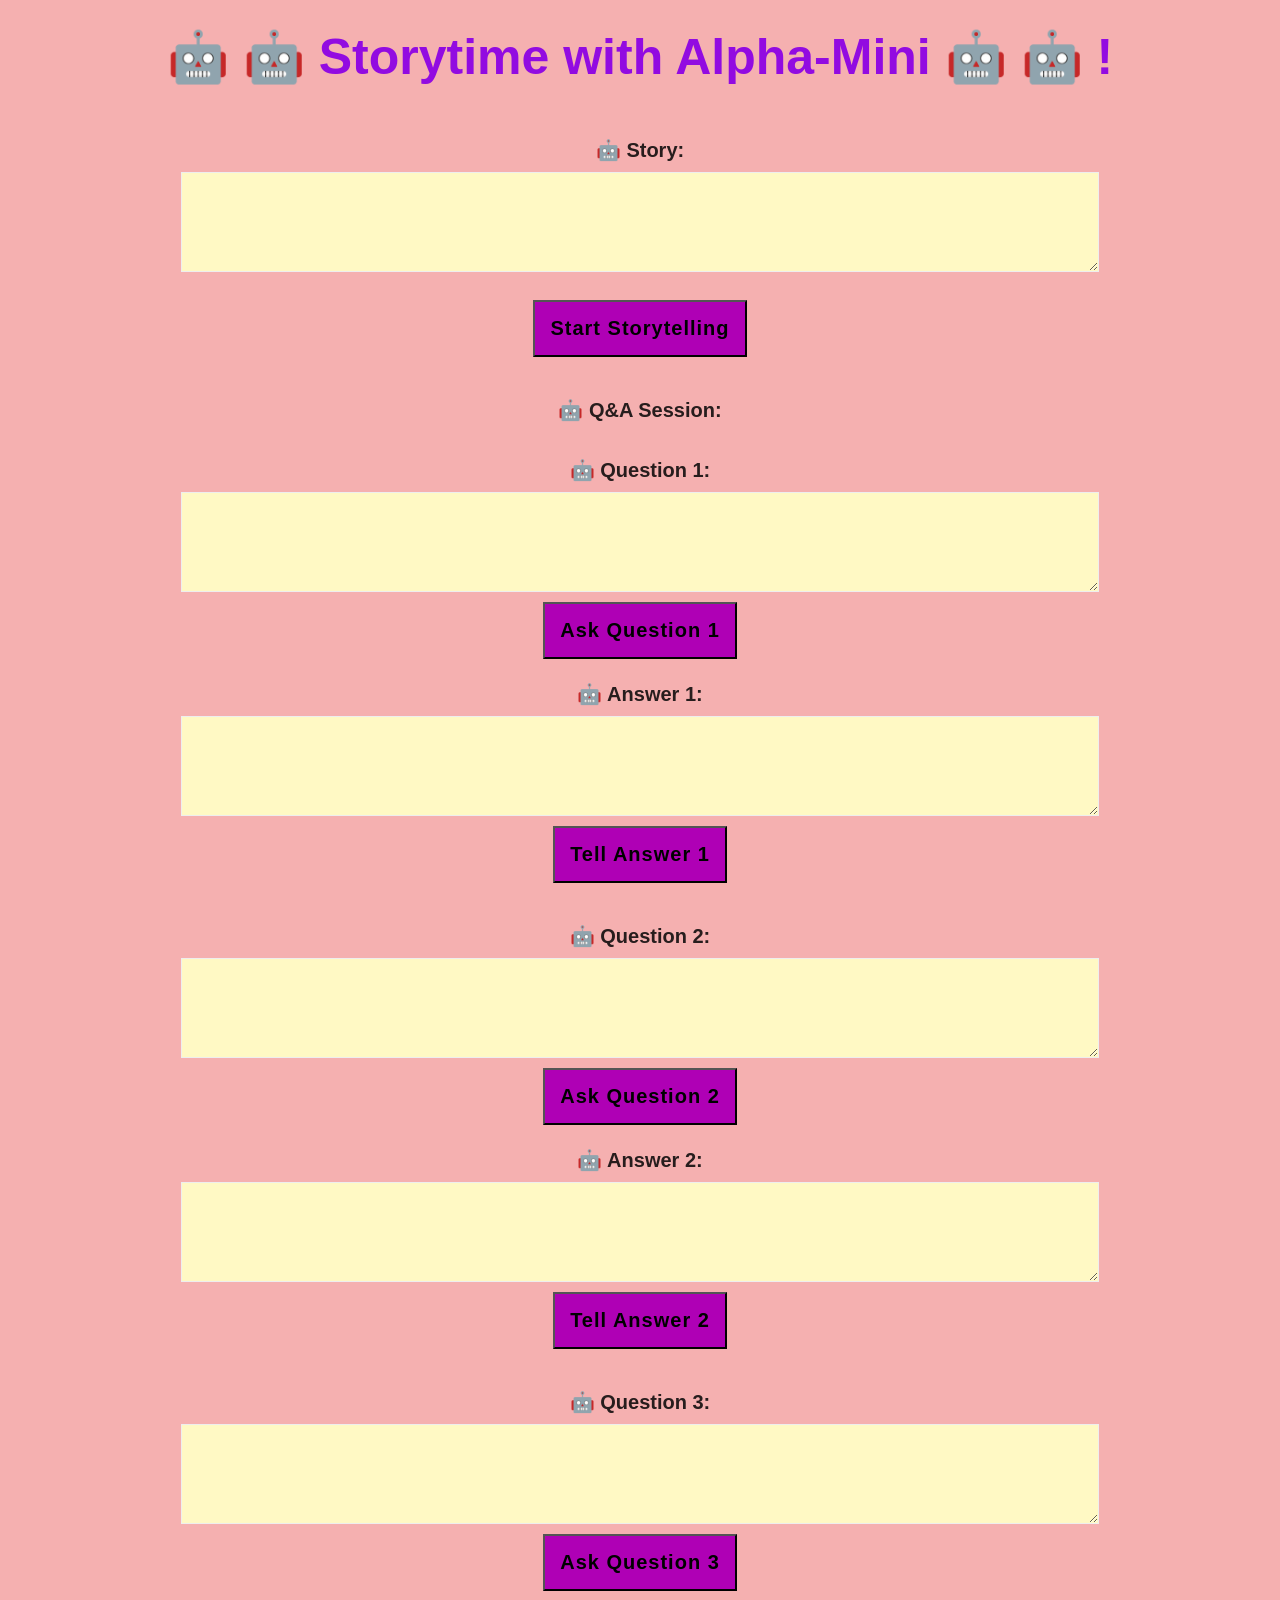
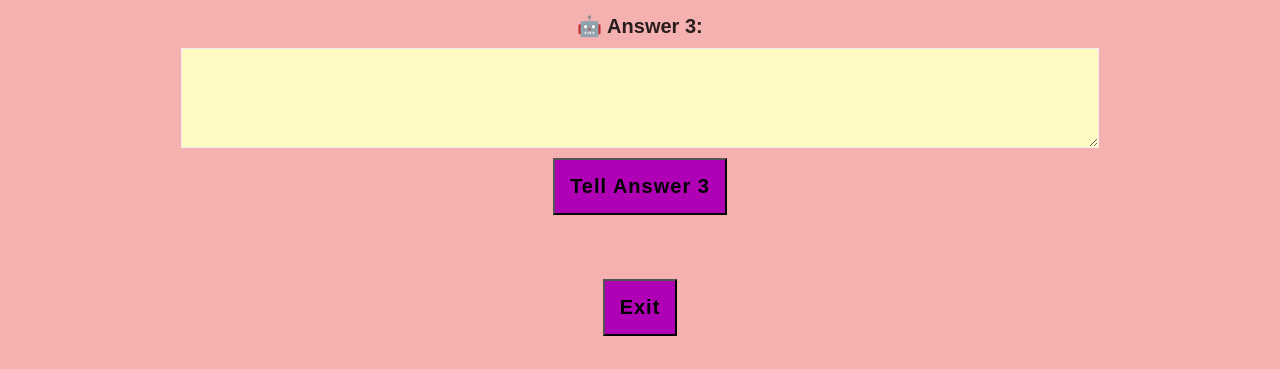
<file: chiliStorytellerGit/rRI_1.html>
<!--
Gives each question seperately at the end
-->

<head>
    <meta charset="utf-8">
	<meta http-equiv="Cache-control" content="public">

	<meta http-equiv="X-UA-Compatible" content="IE=edge">
	<meta name="viewport" content="width=device-width, initial-scale=1.0">

	<title>Apha-Mini Storytime!</title>
	<!-- Style taken from https://raw.githubusercontent.com/hypertexthero/htmlformtofile/master/index.html-->
	<style type="text/css" media="screen">
		body {font-family:verdana, sans-serif;  font-weight: 700; color:#271d1d; background:#f5b0b0; padding:20px; text-align:center;}
		h1 {font-size:50px; font-weight: bold; text-align:center; color: #920be1;}
		label {font-size:20px;font-weight: bold;}
		button {margin-left:205px; padding:5px; margin-top:5px; font-size:16px;}
		textarea {width:400px; font-size:16px; font-family: courier, "courier new", monospace; margin:0 0 5px 0; padding:5px; border:1px solid #eee; }
		select {margin:0 0 5px 0;}
		::placeholder {color:#d4d2d2;}
		.disabled{
			cursor: not-allowed;
			pointer-events: none;
		}
		.color-update{
			background-color: #007bff;
		}
		.slider{
			width: 400px;
			height: 30px;
			background: #d3d3d3;
			outline: none;
			opacity: 0.7;
			-webkit-transition: .2s;
			transition: opacity .2s;
		}

		.container{
			display: flex;
			justify-content: space-around;
			margin-bottom: 10px;
		}

		textarea{
			width: 75%;
			height: 100px;
			margin-top: 10px; 
			background-color: #fff9c4;
			overflow-y: hidden; 
					
		}

		#storyPrompt {
			background-color: #F2F2F2;
		}
		#editableText{
			background-color:#fff9c4;
			display: none;
		}

		.button-container {
			text-align: center;
			margin-top: 10px;
		}
		button{
			margin: 5px;
			padding: 5px  10px;
			font-family: Arial, Helvetica, sans-serif;
			font-weight: 900;
			padding: 15px;
			letter-spacing: 1px;
			font-size: 20px;
			background-color: #af00b5;
			border: 5px solid rgb(248, 149,s 19);
			cursor: pointer; /*cursor to hand pointer*/			
		}
		button:hover{
			background-color: #820767;
		}
		#submit-button:hover{
			background-color: #ffb74d;
		}	
		
		#mainButtons-container{
			text-align: center;
			padding: 20px;
		}

        #mainButtonscontainer2{
			text-align: center;
			padding: 20px;
		}
		#main-button{
			font-family: Arial, Helvetica, sans-serif;
			font-weight: 900;
			padding: 50px;
			letter-spacing: 1px;
			font-size: 40px;
			background-color: rgb(244, 159, 231);
			border: 5px solid blueviolet;
			cursor: pointer; /*cursor to hand pointer*/
		}
		#main-button:hover{
			background-color: blueviolet;
		}
		#submit-button{
			font-family: Arial, Helvetica, sans-serif;
			font-weight: 900;
			padding: 15px;
			letter-spacing: 1px;
			font-size: 20px;
			background-color: rgb(255, 220, 78);
			border: 5px solid rgb(248, 149,19);
			cursor: pointer; /*cursor to hand pointer*/			
		}
		#submit-button:hover{
			background-color: rgb(248, 149, 19);
		}

		.container2 {
			max-width: 600px;
			margin: 0 auto;
			padding: 20px;
			}

		.button-group2 {
			display: flex;
			justify-content: space-between;
		}

		.header2 {
			font-size: 20px;
			font-weight: bold;
			margin-bottom: 20px;
		}

		.checkbox-label, .radio-label {
			display:list-item;
			margin-bottom: 10px;
			padding: 5px;
			background-color: #b6ebdf;
			border-radius: 5px;
			cursor: pointer;
			transition: background-color 0.3s ease;
		}

		.checkbox-label:hover, .radio-label:hover {
			background-color: #12a1c4;
		}

		.container_form {
            background-color: white;
            padding: 30px;
            border-radius: 10px;
            box-shadow: 0 0 20px rgba(0, 0, 0, 0.1);
            max-width: 700px;
            width: 100%;
            margin: 20px auto;
            overflow: hidden;
        }
        h2 {
            color: #6a1b9a;
            text-align: center;
            font-size: 1.5em;
            margin-bottom: 30px;
        }
        .sub-title {
            color: #6a1b9a;
            text-align: center;
            font-size: 1em;
            background: #6a1b9a;
            color: white;
            padding: 5px 15px;
            border-radius: 20px;
            margin: -20px auto 30px auto;
            display: inline-block;
        }
        .question {
            margin-bottom: 30px;
            position: relative;
            padding: 10px;
            border-radius: 10px;
        }
        .highlight {
            background-color: #b3e5fc;
        }
        .question label {
            display: block;
            margin-bottom: 10px;
            font-weight: bold;
            font-size: 1.1em;
        }
        .slider-container {
            display: flex;
            align-items: center;
            justify-content: space-between;
        }
        .slider_form {
            width: 100%;
            margin: 0 10px;
        }
        .label_form {
            display: flex;
            align-items: center;
        }
        .label_form span {
            margin-left: 5px;
            font-weight: bold;
            color: #6a1b9a;
        }
        .comments {
            margin-bottom: 30px;
        }
        .comments textarea {
            width: 100%;
            height: 100px;
            border: 1px solid #ccc;
            border-radius: 5px;
            padding: 10px;
            font-size: 1em;
            resize: vertical;
        }
       
        .submit-btn {
            background-color: #6a1b9a;
            color: white;
            border: none;
            padding: 15px 30px;
            border-radius: 5px;
            cursor: pointer;
            font-size: 1.2em;
            transition: background-color 0.3s ease;
            display: block;
            width: 100%;
            text-align: center;
        }
        .submit-btn:hover {
            background-color: #4a148c;
        }
        .blue { background-color: #b3e5fc; }
        .green { background-color: #c8e6c9; }
        .yellow { background-color: #fff9c4; }
        .orange { background-color: #ffe0b2; }
        .purple { background-color: #d1c4e9; }
        .pink { background-color: #f8bbd0; }
		
	</style>
</head>
 
<body >
    <h1> &#x1F916; &#x1F916; Storytime with Alpha-Mini &#x1F916; &#x1F916;  !</h1>
	<br>
	
	<div id = "sessionDiv"> 
        <label> &#x1F916; Story: </label><br>
		<textarea id="story" readonly ></textarea><br>
        <br>
        <button onclick="startStory(this)">Start Storytelling </button>
        <br>
        <br>
        <br>
        <div id = "questionPart">
            <label> &#x1F916; Q&A Session: </label><br> 
            <br>
            <br>
                <label> &#x1F916; Question 1: </label><br>
                <textarea id="question1" readonly ></textarea><br>
                <button onclick="askQuestion1(this)">Ask Question 1</button>
                <br>
                <br>
                <label> &#x1F916; Answer 1: </label><br>
                <textarea id="answer1" readonly ></textarea><br>
                <button onclick="tellAnswer1(this)">Tell Answer 1</button>
                <br>
                <br>
                <br>
                <label> &#x1F916; Question 2: </label><br>
                <textarea id="question2" readonly ></textarea><br>
                <button onclick="askQuestion2(this)">Ask Question 2</button>
                <br>
                <br>
                <label> &#x1F916; Answer 2: </label><br>
                <textarea id="answer2" readonly ></textarea><br>
                <button onclick="tellAnswer2(this)">Tell Answer 2</button>
                <br>
                <br>
                <br>
                <label> &#x1F916; Question 3: </label><br>
                <textarea id="question3" readonly ></textarea><br>
                <button onclick="askQuestion3(this)">Ask Question 3</button>
                <br>
                <br>
                <label> &#x1F916; Answer 3: </label><br>
                <textarea id="answer3" readonly ></textarea><br>
                <button onclick="tellAnswer3(this)">Tell Answer 3</button>
             

        </div>
        <br>
        <br>
        <br>
        
	</div>		
	<button onclick="stopServer()">Exit</button>
		
	</div>
</body>
 
<script>
    function askQuestion1(button){
       
        q1 = document.getElementById('question1').value;
        const socket = new WebSocket('ws://localhost:10000');
		socket.addEventListener('open', function(event){
			socket.send("cQ1" + " " + q1);});
        button.innerText = 'Repeat Questions';
    }

    function tellAnswer1(button){
        a1 = document.getElementById('answer1').value;
        const socket = new WebSocket('ws://localhost:10000');
		socket.addEventListener('open', function(event){
			socket.send("cA1" + " " + a1);});
        button.innerText = 'Repeat Answer';

    }

    function askQuestion2(button){
        q2 = document.getElementById('question2').value;
        const socket = new WebSocket('ws://localhost:10000');
		socket.addEventListener('open', function(event){
			socket.send("cQ2"+ " " + q2);});
        button.innerText = 'Repeat Questions';
    }

    function tellAnswer2(button){
        a2 = document.getElementById('answer2').value;
        const socket = new WebSocket('ws://localhost:10000');
		socket.addEventListener('open', function(event){
			socket.send("cA2" + " " + a2);});
        button.innerText = 'Repeat Answer';

    }

    function askQuestion3(button){
        q3 = document.getElementById('question3').value;
        const socket = new WebSocket('ws://localhost:10000');
		socket.addEventListener('open', function(event){
			socket.send("cQ3"+ " " + q3);});
        button.innerText = 'Repeat Questions';
    }

    function tellAnswer3(button){
        a3 = document.getElementById('answer3').value;
        const socket = new WebSocket('ws://localhost:10000');
		socket.addEventListener('open', function(event){
			socket.send("cA3"+ " " + a3);});
        button.innerText = 'Repeat Answer';

    } 

	function startStory(button){
        const socket = new WebSocket('ws://localhost:10000');
		socket.addEventListener('open', function(event){
			socket.send("start");});
        button.innerText = 'Repeat Story';
        }
    
    function extractItems(text, heading) {
        const cleanedText = text.replace(heading, "").trim();

        const delimiter = heading === "Questions:" ? /\d+\.\s/g : /\d+\.\s/g; // Match numbers followed by a period and space
        const items = cleanedText.split(delimiter).map(item => item.trim()).filter(item => item.length > 0);

        return items;
    }

    
    
   
    function askQuestions(){
        const socket = new WebSocket('ws://localhost:10000');
		socket.addEventListener('open', function(event){
			socket.send("continue");});
        button.innerText = 'Repeat Questions';
    }
   
	function updateHeight(textValue){
		textValue.style.height = 'auto'; // reset height to shrink grow as needed
		textValue.style.height = textValue.scrollHeight + 'px'; // set height to to the text value height
	}

    const stopServer = () => {
        const socket = new WebSocket('ws://localhost:10000');
		socket.addEventListener('open', function(event){
			socket.send("close");});
        window.location.href = 'survey.html'; // Redirect to the survey page
    }

   

    window.onload = function(){
		var storedTopic = localStorage.getItem('sharedTopic');
        var storedStory = localStorage.getItem('sharedStory');
        var storedQuestions = localStorage.getItem('sharedQuestions');
        var storedJustQuestions = localStorage.getItem('sharedJustQuestions');
        var storedJustAnswers = localStorage.getItem('sharedJustAnswers');

        const questionsArray = extractItems(storedJustQuestions, "Questions:");
        const answersArray = extractItems(storedJustAnswers, "Answers:");
       

	
        if (storedStory) {
			var sessionStory= document.getElementById('story');
			sessionStory.textContent= storedStory;
			updateHeight(sessionStory);
		}

        var sessionQuestion1= document.getElementById('question1');
        var sessionQuestion2= document.getElementById('question2');
        var sessionQuestion3= document.getElementById('question3');

        var sessionAnswer1= document.getElementById('answer1');
        var sessionAnswer2= document.getElementById('answer2');
        var sessionAnswer3= document.getElementById('answer3');

        var sessionQuestionDiv = document.getElementById('questionPart');
        if (storedQuestions!= "\n") {			
			sessionQuestion1.textContent= questionsArray[0];
            sessionAnswer1.textContent= answersArray[0];

            sessionQuestion2.textContent= questionsArray[1];
            sessionAnswer2.textContent= answersArray[1];

            sessionQuestion3.textContent= questionsArray[2];
            sessionAnswer3.textContent= answersArray[2];

			updateHeight(sessionQuestion1)
            updateHeight(sessionAnswer1)

            updateHeight(sessionQuestion2)
            updateHeight(sessionAnswer2)

            updateHeight(sessionQuestion3)
            updateHeight(sessionAnswer3)

		}else{
            sessionQuestionDiv.style.display='none';
        }
	}    
	
</script>
 
</html>
</file>
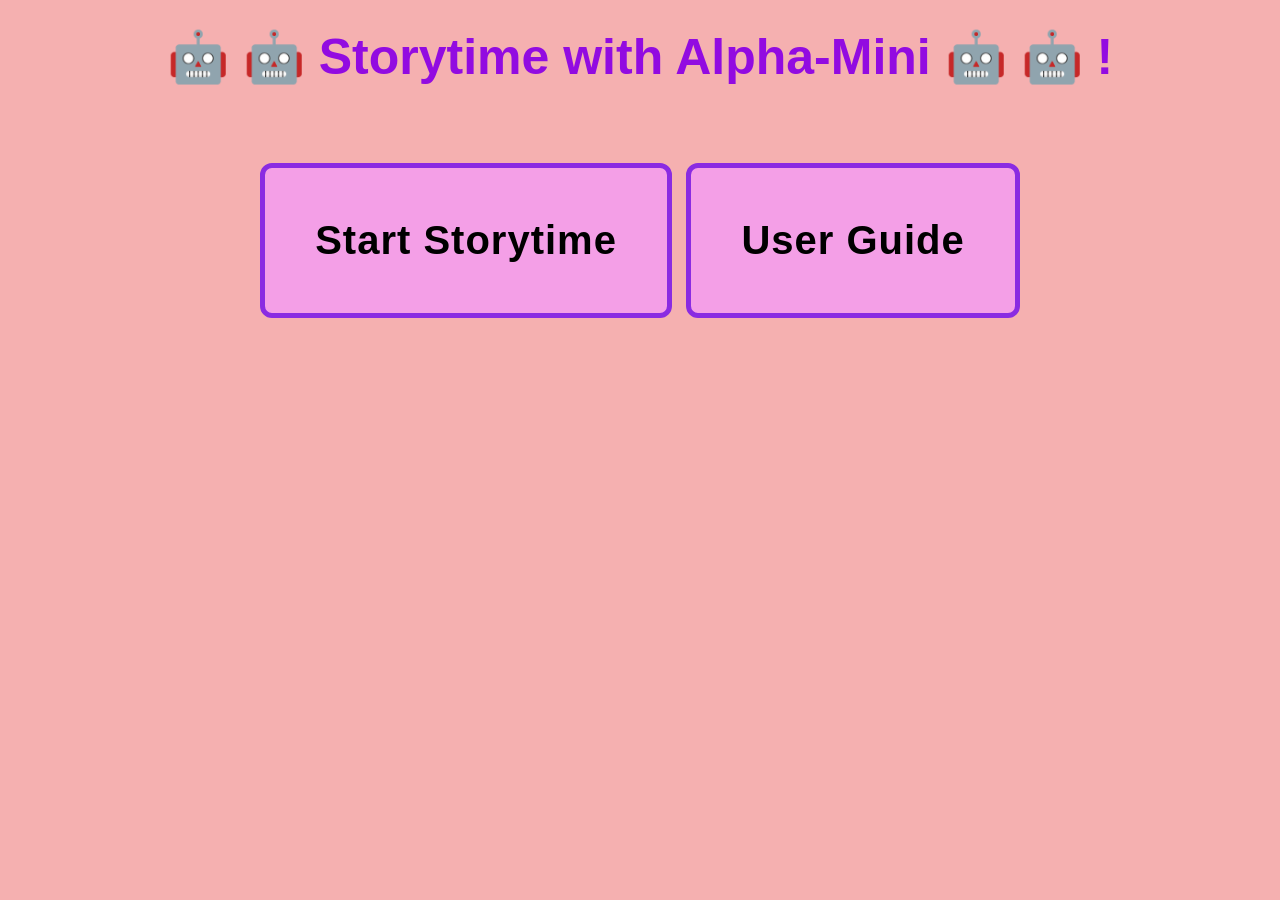
<file: chiliStorytellerGit/secondary.html>
<head>
    <meta charset="utf-8">
	<meta http-equiv="Cache-control" content="public">

	<meta http-equiv="X-UA-Compatible" content="IE=edge">
	<meta name="viewport" content="width=device-width, initial-scale=1.0">

	<title>Apha-Mini Storytime!</title>
	<!-- Style taken from https://raw.githubusercontent.com/hypertexthero/htmlformtofile/master/index.html-->
	<style type="text/css" media="screen">
		body {font-family:verdana, sans-serif;  font-weight: 700; color:#271d1d; background:#f5b0b0; padding:20px; text-align:center;}
		h1 {font-size:50px; font-weight: bold; text-align:center; color: #920be1;}
		label {font-size:20px;font-weight: bold;}
		button {margin-left:205px; padding:5px; margin-top:5px; font-size:16px;}
		textarea {width:400px; font-size:16px; font-family: courier, "courier new", monospace; margin:0 0 5px 0; padding:5px; border:1px solid #eee; }
		select {margin:0 0 5px 0;}
		::placeholder {color:#d4d2d2;}
		.disabled{
			cursor: not-allowed;
			pointer-events: none;
		}

		.container{
			display: flex;
			justify-content: space-around;
			margin-bottom: 10px;
		}

		.button-container {
			text-align: center;
			margin-top: 10px;
		}
		button{
			margin: 5px;
			padding: 5px  10px;
			font-family: Arial, Helvetica, sans-serif;
			font-weight: 900;
			padding: 15px;
			letter-spacing: 1px;
			font-size: 20px;
			background-color: #7cbcff;
			border: 5px solid rgb(248, 149,s 19);
			cursor: pointer; /*cursor to hand pointer*/			
		}
		button:hover{
			background-color: #007bff;
		}
		
		#mainButtons-container{
			text-align: center;
			padding: 20px;
		}

       
		#main-button{
			font-family: Arial, Helvetica, sans-serif;
			font-weight: 900;
			padding: 50px;
			letter-spacing: 1px;
			font-size: 40px;
			background-color: rgb(244, 159, 231);
			border: 5px solid blueviolet;
			border-radius: 12px; /*to have more rounder corners */
			cursor: pointer; /*cursor to hand pointer*/
		}
		#main-button:hover{
			background-color: blueviolet;
		}
	
	</style>
</head>
 
<body >
    <h1> &#x1F916; &#x1F916; Storytime with Alpha-Mini &#x1F916; &#x1F916;  !</h1>
	<br>
		<div id = "mainButtons-container">
			<button id="main-button" onclick="showStory(this)">Start Storytime </button>
			<button id = "main-button" onclick="showDescription(this)">User Guide</button> 

		</div>
     
</body>
 
<script>
	// function to start generating storytime
	function showStory(button){
		const borderColor= getComputedStyle(button).borderColor;
		button.style.backgroundColor= borderColor;
		// redirection to the new page 
		window.location.href = 'secondary2.html' 

	}
	// function to show project description for the users 
	function showDescription(button){
		// redirect to the user guide page
		window.location.href = 'userGuide.html' 
	
	}

	
</script>
 
</html>
</file>
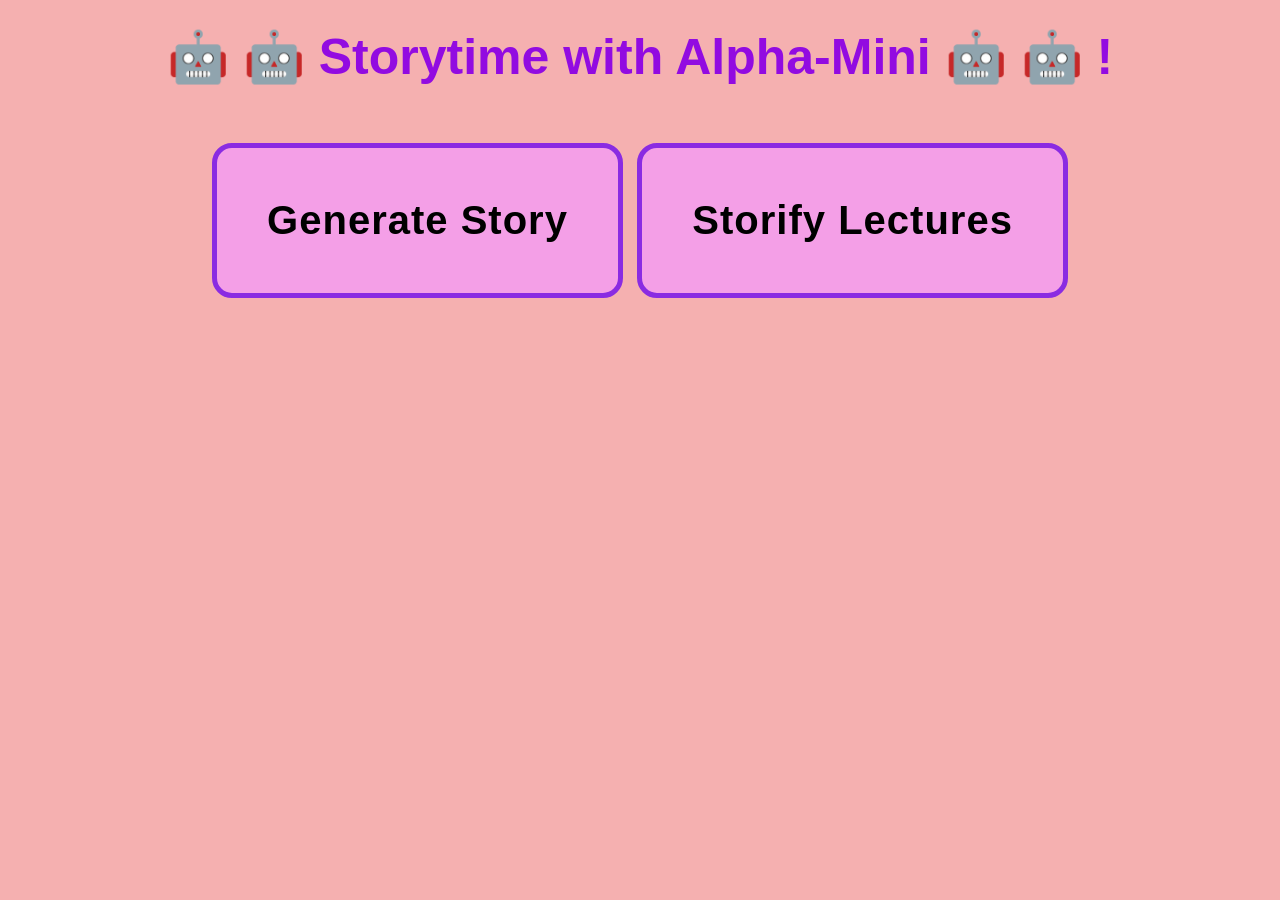
<file: chiliStorytellerGit/secondary2.html>
<!---redirection to this page after secondary.html if someone clicked to the story generation-->
<!---this page comes after the beginning page
but what it does ?
starts by buttons; 
    1) generate story: 2 buttons/ options pop out i) generate story[third_11.html] ii) storify your lecture [third_22.html]
    2) see previously generated stories
    3) read guidelines
-->

<head>
    <meta charset="utf-8">
	<meta http-equiv="Cache-control" content="public">

	<meta http-equiv="X-UA-Compatible" content="IE=edge">
	<meta name="viewport" content="width=device-width, initial-scale=1.0">

	<title>Apha-Mini Storytime!</title>
	<!-- Style taken from https://raw.githubusercontent.com/hypertexthero/htmlformtofile/master/index.html-->
	<style type="text/css" media="screen">
		body {font-family:verdana, sans-serif;  font-weight: 700; color:#271d1d; background:#f5b0b0; padding:20px; text-align:center;}
		h1 {font-size:50px; font-weight: bold; text-align:center; color: #920be1;}
		label {font-size:20px;font-weight: bold;}
		button {margin-left:205px; padding:5px; margin-top:5px; font-size:16px;}
		textarea {width:400px; font-size:16px; font-family: courier, "courier new", monospace; margin:0 0 5px 0; padding:5px; border:1px solid #eee; }
		select {margin:0 0 5px 0;}
		::placeholder {color:#d4d2d2;}
		.disabled{
			cursor: not-allowed;
			pointer-events: none;
		}
	
		.container{
			display: flex;
			justify-content: space-around;
			margin-bottom: 10px;
		}

		button{
			margin: 5px;
			padding: 5px  10px;
			font-family: Arial, Helvetica, sans-serif;
			font-weight: 900;
			padding: 15px;
			letter-spacing: 1px;
			font-size: 20px;
			background-color: #7cbcff;
			border: 5px solid rgb(248, 149,s 19);
			cursor: pointer; /*cursor to hand pointer*/			
		}
		button:hover{
			background-color: #007bff;
		}
	
	
		#main-button{
			font-family: Arial, Helvetica, sans-serif;
			font-weight: 900;
			padding: 50px;
			letter-spacing: 1px;
			font-size: 40px;
			background-color: rgb(244, 159, 231);
			border: 5px solid blueviolet;
			cursor: pointer; /*cursor to hand pointer*/
			border-radius: 20px; /*to have more rounder corners */
		}
		#main-button:hover{
			background-color: blueviolet;
		}
	
	</style>
</head>
 
<body >
    <h1> &#x1F916; &#x1F916; Storytime with Alpha-Mini &#x1F916; &#x1F916;  !</h1>
	<br>
        <!--we see these buttons once start storytime is clicked-->
       
		<button id="main-button" onclick="generateStory(this)">Generate Story </button>
		<button id = "main-button" onclick="storifyLectures(this)" >Storify Lectures</button> 
		
	</div>
</body>
 
<script>
	// we go to story generation phase if the user chose to generate a story
    function generateStory(button){
        window.location.href = 'storyGeneration.html'// redirecting the page
    }

    //we  go to storify lectures phase if the user chose to storify the lecture content
    function storifyLectures(button){
        window.location.href = 'lectureGeneration.html';
    }

</script>
 
</html>
</file>
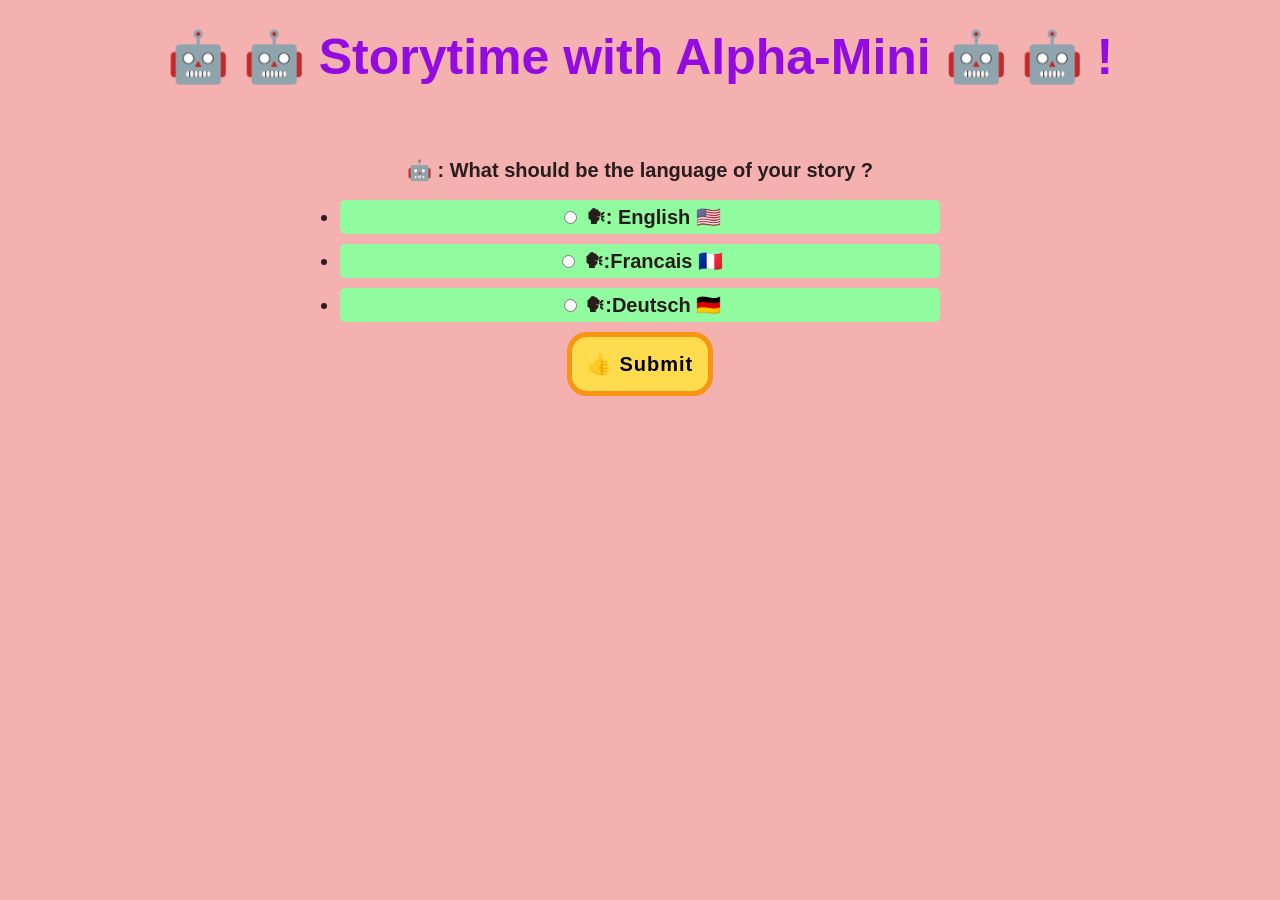
<file: chiliStorytellerGit/storyGeneration.html>
<!--is the user wants to generate a story-->
<!--change the question button management when there's action-->
<head>
    <meta charset="utf-8">
	<meta http-equiv="Cache-control" content="public">

	<meta http-equiv="X-UA-Compatible" content="IE=edge">
	<meta name="viewport" content="width=device-width, initial-scale=1.0">

	<title>Apha-Mini Storytime!</title>
	<!-- Style taken from https://raw.githubusercontent.com/hypertexthero/htmlformtofile/master/index.html-->
	<style type="text/css" media="screen">
		body {font-family:verdana, sans-serif;  font-weight: 700; color:#271d1d; background:#f5b0b0; padding:20px; text-align:center;}
		h1 {font-size:50px; font-weight: bold; text-align:center; color: #920be1;}
		label {font-size:20px;font-weight: bold;}
		button {margin-left:205px; padding:5px; margin-top:5px; font-size:16px;}
		textarea {width:400px; font-size:16px; font-family: courier, "courier new", monospace; margin:0 0 5px 0; padding:5px; border:1px solid #eee; }
		select {margin:0 0 5px 0;}
		::placeholder {color:#d4d2d2;}
		.disabled{
			cursor: not-allowed;
			pointer-events: none;
		}
		.color-update{
			background-color: #007bff;
		}
		.slider{
			width: 400px;
			height: 30px;
			background: #d3d3d3;
			outline: none;
			opacity: 0.7;
			-webkit-transition: .2s;
			transition: opacity .2s;
		}

		.container{
			display: flex;
			justify-content: space-around;
			margin-bottom: 10px;
			text-align: center;

		}

		textarea{
			width: 75%;
			height: 100px;
			margin-top: 10px; 
			background-color: #fec9d4;
			overflow-y: hidden; 
			border-radius: 20px;
					
		}

		#storyPrompt {
			background-color: #F2F2F2;
		}
		#editableText{
			background-color:#fff9c4;
			display: none;
		}

		.button-container {
			text-align: center;
			margin-top: 10px;
		}
		button{
			margin: 5px;
			padding: 5px  10px;
			font-family: Arial, Helvetica, sans-serif;
			font-weight: 900;
			padding: 15px;
			letter-spacing: 1px;
			font-size: 20px;
			background-color: #bb94ff;
			border: 5px solid rgb(248, 149,s 19);
			border-radius: 20px; /*to have rounder buttons*/
			cursor: pointer; /*cursor to hand pointer*/			
		}
		button:hover{
			background-color: #5b03bf;
		}
		#submit-button:hover{
			background-color: #ffb74d;
		}	
		
		#mainButtons-container{
			text-align: center;
			padding: 20px;
		}
		#main-button{
			font-family: Arial, Helvetica, sans-serif;
			font-weight: 900;
			padding: 50px;
			letter-spacing: 1px;
			font-size: 40px;
			background-color: rgb(244, 159, 231);
			border: 5px solid blueviolet;
			cursor: pointer; /*cursor to hand pointer*/
		}
		#main-button:hover{
			background-color: blueviolet;
		}
		#submit-button{
			font-family: Arial, Helvetica, sans-serif;
			font-weight: 900;
			padding: 15px;
			letter-spacing: 1px;
			font-size: 20px;
			background-color: rgb(255, 220, 78);
			border: 5px solid rgb(248, 149,19);
			cursor: pointer; /*cursor to hand pointer*/		
			border-radius: 20px;	
		}
		#submit-button:hover{
			background-color: rgb(248, 149, 19);
		}

		.container2 {
			max-width: 600px;
			margin: 0 auto;
			padding: 20px;
			}

		.button2 {
			padding: 10px 20px;
			border: none;
			background-color: #6daeff;
			color: #fcfcfc;
			border-radius: 5px;
			cursor: pointer;
			margin-top: 10px;
		}

		.button2:hover {
			background-color: #1d34aa;
		}

		.button-group2 {
			display: flex;
			justify-content: space-between;
		}

		.header2 {
			font-size: 20px;
			font-weight: bold;
			margin-bottom: 20px;
		}

		.checkbox-label, .radio-label {
			display:list-item;
			margin-bottom: 10px;
			padding: 5px;
			background-color: #b6ebdf;
			border-radius: 5px;
			cursor: pointer;
			transition: background-color 0.3s ease;
		}

		.checkbox-label:hover, .radio-label:hover {
			background-color: #12a1c4;
		}

		.radio-input:checked + .radio-label {
			background-color: #12a1c4;
			border-color: #12a1c4;
			color: white;
		}

		.checkbox-label.active, .radio-label.active {
			background-color: #12a1c4;
			border-color: #12a1c4;
			color: white;
		}

		.checkbox-label, .radio-label2 {
			display:list-item;
			margin-bottom: 10px;
			padding: 5px;
			background-color: #7e68fe;
			border-radius: 5px;
			cursor: pointer;
			transition: background-color 0.3s ease;
		}

		.checkbox-label:hover, .radio-label2:hover {
			background-color: #2307dc;
		}

		.radio-input:checked + .radio-label2 {
			background-color: #2307dc;
			border-color: #2307dc;
			color: white;
		}

		.checkbox-label.active, .radio-label2.active {
			background-color: #2307dc;
			border-color: #2307dc;
			color: white;
		}

		.checkbox-label, .radio-label3 {
			display:list-item;
			margin-bottom: 10px;
			padding: 5px;
			background-color: #90fb9f;
			border-radius: 5px;
			cursor: pointer;
			transition: background-color 0.3s ease;
		}

		.checkbox-label:hover, .radio-label3:hover {
			background-color: #169d18;
		}

		.radio-input:checked + .radio-label3 {
			background-color: #169d18;
			border-color: #169d18;
			color: white;
		}

		.checkbox-label.active, .radio-label3.active {
			background-color: #0f7c10;
			border-color: #0f7c10;
			color: white;
		}


		.container_form {
            background-color: white;
            padding: 30px;
            border-radius: 10px;
            box-shadow: 0 0 20px rgba(0, 0, 0, 0.1);
            max-width: 700px;
            width: 100%;
            margin: 20px auto;
            overflow: hidden;
        }
        h2 {
            color: #6a1b9a;
            text-align: center;
            font-size: 1.5em;
            margin-bottom: 30px;
        }
		#questions_to_ask {
			height: 175px;
			overflow: auto;
		}

		
    
	</style>
</head>
 
<body>
    <h1> &#x1F916; &#x1F916; Storytime with Alpha-Mini &#x1F916; &#x1F916;  !</h1>
	<br>

	<div class="container2">
	<div id="language_selector" >
		<label > &#x1F916; : What should be the language of your story ? </label><br>
	<br>

	<label class="radio-label3">
		<input type="radio" id="en" name="language" value="0">
    	<label for="en"> &#x1F5E3;: English 🇺🇸</label><br>
	</label>

	<label class="radio-label3">
    	<input type="radio" id="fr" name="language" value="1">
    	<label for="fr"> &#x1F5E3;:Francais 🇫🇷 </label><br>  
	</label>

	<label class="radio-label3">
    	<input type="radio" id="de" name="language" value="2">
    	<label for="de"> &#x1F5E3;:Deutsch 🇩🇪</label><br>
	</label>
	</div>

		<input type="button" id="submit-button" value = "&#x1F44D; Submit" style="margin-bottom: 20px;" onclick="sendLanguageData(this)"/>
	</div>
	

	<div id="story_input" style="display:none">
	<form method="post" id="story-form">
		<!--Radio buttons for level of ai of the story-->
	<label >&#x1F916;: First Things First... How much should i help you with your story :</label><br>
	<br>
	<div class="container2">
	<label class="radio-label2">
		<input type="radio" id="ai0" name="ai" value="0" onclick="showSlider(this.value)">
    	<label for="ai0">&#x1F5E3;: Provide the completed story</label><br>
	</label>

	<label class="radio-label2">
    	<input type="radio" id="ai1" name="ai" value="1" onclick="showSlider(this.value)">
    	<label for="ai1">&#x1F5E3;: Provide explanation about the story that you want Alpha-Mini to generate .</label><br>  
	</label>

	<label class="radio-label2">
    	<input type="radio" id="ai2" name="ai" value="2" onclick="showSlider(this.value)">
    	<label for="ai2">&#x1F5E3;: Provide the story topic and let Alpha-Mini come up with a story .</label><br>
	</label>

	<label class="radio-label2">
		<input type="radio" id="ai3" name="ai" value="3" onclick="showSlider(this.value)">
    	<label for="ai3">&#x1F5E3;: Write the beginning of the story, and make Alpha-Mini complete the rest.</label><br>
	</label>

	<label class="radio-label2">
		<input type="radio" id="ai4" name="ai" value="4" onclick="showSlider(this.value)">
    	<label for="ai4">&#x1F5E3;: Ask questions and make Alpha-Mini generate story based on the answers of these questions  </label><br>
	</label>
	</div>

	<br>
		<!-- Story or prompt to be inputted-->
	<div id = "storyBoxContent" style = "display: none">
	<label for="story-form" >&#x1F916;:Ready for your next step ?<br>
		Based on the option you choose, please write your instructions or story below :
	</label><br>
		<textarea form="story-form" id="story" cols="40" rows="10" placeholder="&#x1F5E3;: Once upon a time..."></textarea>
		<br>	
	</div>
	<br>
		<div id="story_length_slider" style="display:none">
			<p>&#x1F916;: Story length: <span id="length"></span> words</p>
			<input type="range" min="50" max="600" value="400" class="slider" id="story_length"> 
		</div>
	<br>

		<div class="container2" id="ageSelector" style="display:none">
			<div class="header2">&#x1F916; Select Your Audience:</div>
			<label class="radio-label">
				<input type="radio" name="age" id="age1" value="Toddlers">
				<label for="age1">👶1-3 years</label>
			</label>
			<label class="radio-label">
				<input type="radio" id="age2" name="age" value="Preschoolers">
				<label for ="age2">🧒 3-5 years</label>
			</label>
			<label class="radio-label">
				<input type="radio" name="age" id="age3"value="Early Elementary">
				<label for="age3">👦5-7 years</label>
			</label>
			<label class="radio-label">            
				<input type="radio" name="age" id="age4" value="Late Elementary">
				<label for="age4">👧7-9 years</label><br>
			</label>
			<label class="radio-label">
				<input type="radio" name="age" id="age5" value="Preteens">
				<label for="age5">🧑9-12 years</label>
			</label>
			
		</div>

	</form>
	<br>
	
	<p>&#x1F916;: Moving Right Along; Are you ready to generate your first story with me ? Click to "Clear All" button to restart !</p>
	<button type="submit" id= "submit-button" onclick="sendStoryData(this)">&#x1F44D; Submit</button>
	<button id="submit-button" onclick = "clearAll(this)">Clear All</button>
	
	</div>

	<div id="storyClass" style="display: none;">
    <h1>&#x1F916;: Storytelling Session</h1>
	<div class="container">
		<textarea id="editableText" style="display:none;" readonly ></textarea>
		<textarea id="storyPrompt" readonly >Waiting for the story...</textarea>
	</div>
		
	<div id="storyButtons" class="button-container" style="display: none">	
		<button id="editButton">Edit </button>
		<button id="goBackButton" style="display: none;">Go back</button>
		<button id="saveEdited" style="display: none;">Save Edited Version</button>
		<button id="sendModifiedButton" style="display: none;">Send Modified Version</button>
		<button id="keepStoryButton">Keep Story</button>
		<button id = "regenerateButton">Regenate Story</button>	
		<button id = "suggestionButton" onclick="suggestionBoxOnn()">Submit Suggestions & Regenate Story</button>	
					
	</div>

	<div class="container" id="suggestionBox" style = "display: none;">
			<label > &#x1F916; : If you want to change any detail in the story, let us know and submit! </label><br>	
			<textarea id="suggestions" ></textarea><br>
			<input type="button" id="submit-button" value = "&#x1F44D; Submit" style="margin-bottom: 20px;" onclick="submitSuggestions()"/><br>
	</div>
	</div>

	<div id="questionPart" style="display:none">
	<div id="question_selector" style = "display:block">
		<label > &#x1F916; :  Optionally, do you want to ask questions about this story to the audience? </label><br>
	<br>

		<input type="radio" id="yes" name="question" value="0">
    	<label for="yes"> &#x1F5E3;: Yes</label><br>
    	<input type="radio" id="no" name="question" value="1">
    	<label for="no"> &#x1F5E3;:No </label><br>  
    	
		<input type="button" id="submit-button" value = "&#x1F44D; Submit" style="margin-bottom: 20px;" onclick="sendQuestionData(this)"/>
	</div>

	<div id="answer_input" style="display:none">
			<!--Radio buttons for level of ai of the query generation-->
		<label >&#x1F916;: How much help do you need while writing your questions:</label><br>
		<br>
			<input type="radio" id="ai_0" name="ai_answer" value="0" >
			<label for="ai_0">&#x1F5E3;: No help. I will write my own questions ! </label><br>
			<input type="radio" id="ai_1" name="ai_answer" value="1">
			<label for="ai_1">&#x1F5E3;: I prefer auto-generated questions .</label><br>  
	
			<input type="button" id="submit-button" value = "&#x1F44D; Submit" style="margin-bottom: 20px;" onclick="sendAnswerData(this)"/>
	</div>

	<div id = "query_human" style="display:none">
		<!--Questions about the story to be inputted-->
		<label for="'story-form' "> &#x1F916; :  Please provide for Alpha-Mini to ask.  Do not change the format of the text area : </label><br>
		<br>
			<textarea id="questions_to_ask" cols="40" rows="8"  style="width: 100%; padding: 10px; font-size: 16px;">
Questions: 
1.
2.
3.
Answers: 
1.
2.
3.
			</textarea>

		<div class="button-container">
			<input type="button" id="submit-button" value = "&#x1F44D; Submit" style="margin-bottom: 20px;" onclick="sendQuestionToAskData(this)"/>
		</div>	
	
	</div>
	
	<div id = "submitToSeeAnswers" style="display: none;">
		<label for= "'story-form' "> NOT IMPLEMENTED Do you also wanna see possible answers to your questions?</label><br>
		<br>
		<input type="radio" id="submit_ans0" name="submitHum" value="0" >
		<label for="ai_0">&#x1F5E3;: Yes </label><br>
		<input type="radio" id="submit_ans1" name="submitHum" value="1">
		<label for="ai_1">&#x1F5E3;: No </label><br>  
			<input type="button" id="submit-button" value = "&#x1F44D; Submit" style="margin-bottom: 20px;" onclick="sendToSeeAns()"/>
	</div>

	<div id = "query_human_answers" style = "display: none">
		<label for="'story-form' "> &#x1F916; :Here's your Alpha-Mini generated answers : </label><br>
		<br>

			<textarea form="story-form" id="answers_hum_query " cols="40" rows="5"  ></textarea>
	</div>

	<div id = "query_ai" style="display:none">
		<!--Questions about the story to be inputted by AI -->
		<label for="'story-form' "> &#x1F916; : Generated Questions with answers and citations from the story:<br> 
			Reminder: You may adjust the questions by utilizing the "Modify" button. Kindly provide your responses accordingly without altering the original format.<br>
		</label><br>
		<br>
			<textarea form="story-form" id="questions_ai" cols="40" rows="5" placeholder="Generating..." ></textarea>

			<div id="questionButtons" class="button-container" style="display: none">
				<button id="keepButton2">Keep All</button>
				<button id = "regenerateButton2">Regenate Questions</button>	
				<button id = "modifyButton2">Modify </button>	
			</div>
	</div>

	<div id = "buttonAfterModified" class="button-container" style="display:none">
		<button id = "submitButton2">Submit </button>	
	</div>

	<div id="select_question" style="display:none">
		<form>
			<p>Please select the question(s) you want to keep (you can choose more than one):</p>

			<input type="checkbox" id="1." name="1." value="1.">
			<label for="1.">Keep Question 1</label><br>

			<input type="checkbox" id="2." name="2." value="2.">
			<label for="2.">Keep Question 2</label><br>

			<input type="checkbox" id="3." name="3." value="3.">
			<label for="3.">Keep Question 3</label><br>

			<div class="button-container">
				<input type="button" value = "&#x1F44D; Submit" style="margin-bottom: 20px;" onclick="sendSelectedQuestions()"/>
			</div>

		</form>
	</div>	

	<div id = "sessionDiv" style = "display: none"> 
		<label> &#x1F916; : Here's your session summary! </label><br>
		<br>
		<textarea id="sessionSummary" readonly ></textarea><br>
		<br>
		<!--Button to registered web client input-->
		<button onclick="saveTextBoxes()">Save Session</button><br>
		<button onclick="goNextStep()"> >Next Step</button>
		<button onclick="stopServer()">Exit</button>
		<br>
		
		
	</div>

	
	
	
	
	</div>
</body>
 
<script>

	//function to update the height of the text area based on the server message size
	function updateHeight(textValue){
		textValue.style.height = 'auto'; // reset height to shrink grow as needed
		textValue.style.height = textValue.scrollHeight + 'px'; // set height to to the text value height
	}

	document.addEventListener('DOMContentLoaded', function () {
		const labels3 = document.querySelectorAll('.radio-label3');
		const labels2 = document.querySelectorAll('.radio-label2');
		const labels = document.querySelectorAll('.radio-label');

		function handleLabelClick(event) {
			// Remove the active class from all labels
			labels3.forEach(lbl => lbl.classList.remove('active'));
			labels2.forEach(lbl => lbl.classList.remove('active'));
			labels.forEach(lbl => lbl.classList.remove('active'));
			// Add the active class to the clicked label
			event.currentTarget.classList.add('active');
		}

		labels3.forEach(label => {
			label.addEventListener('click', handleLabelClick);
		});

		labels2.forEach(label => {
			label.addEventListener('click', handleLabelClick);
		});

		labels.forEach(label => {
			label.addEventListener('click', handleLabelClick);
		});
	});

	const stopServer = () => {
        const socket = new WebSocket('ws://localhost:10000');
        socket.addEventListener('open', function (event) {
            socket.send("exit");
			closeWindow();
            socket.close()
        }); 
        window.location.href = 'survey.html'; // Redirect to the survey page
    }

	

	var slider = document.getElementById("story_length");
	var output = document.getElementById("length");
	output.innerHTML = slider.value;
	slider.oninput = function() {
		output.innerHTML = this.value;
	}
		
	var regenerateButton= document.getElementById("regenerateButton");
	var suggestionButton = document.getElementById("suggestionButton");
	var keepButton = document.getElementById("keepStoryButton");
	var editButton= document.getElementById("editButton");
	var storyPrompt = document.getElementById("storyPrompt");
	var goBackButton=  document.getElementById("goBackButton");
	var editableTextArea= document.getElementById("editableText");
	var submitButton2= document.getElementById("submitButton2");

	//button for query_human if they want auto generated answers for their questions
	var submitToSeeAnswersButton = document.getElementById("submitToSeeAnswers");

	// buttons for the AI generated questions
			
	var keepButton2 = document.getElementById("keepButton2");
	var regenerateButton2= document.getElementById("regenerateButton2");
	//var answer_citations = document.getElementById("answer_citations");
	var modifyButton2 = document.getElementById("modifyButton2");
	var question_ai_box = document.getElementById("questions_ai")
	var selectQuestions = document.getElementById("select_question");

	//Regen with suggestions button
	var suggestionBox = document.getElementById("suggestionBox");

	

	regenerateButton2.addEventListener('click',regenerateQuestions);

	function regenerateQuestions(){
		const socket = new WebSocket('ws://localhost:10000');
		socket.addEventListener('open', function(event){
			socket.send("Regenerate ");
			socket.close;
		});	
	}

	submitButton2.addEventListener('click', submitModifiedQuestions);

	//submitToSeeAnswersButton.addEventListener('click', submitToSeeAnswersFunction);

	//TODO
	function submitToSeeAnswersFunction(){
		socket.addEventListener('open', function (event) {
			var answer = document.querySelector('input[name="submitHum"]:checked').value;
			if(answer == 0){
				socket.send(answer);
				socket.close;
			}
			});
	}	

	function submitModifiedQuestions(){
		const socket = new WebSocket('ws://localhost:10000');
		socket.addEventListener('open', function(event){
			var modified_questions = question_ai_box.value;
			socket.send("Modified " + modified_questions);
			socket.close;
		});	
		submitButton2.disabled = true;
	}	

	// when the user wants to see ai generated answers to the questions
	const sendToSeeAns = () => {
		const socket = new WebSocket('ws://localhost:10000');
		socket.addEventListener('open', function(event){
			var answer = document.querySelector('input[name="submitHum"]:checked').value;
			if(answer==0){ 
				socket.send("Answers");
				socket.close;
				document.getElementById("query_human_answers").style.display= "block";
			}
		});
	}

	modifyButton2.addEventListener("click", function(){
		// make the area editable 
		if (question_ai_box.hasAttribute('readonly')){
			question_ai_box.removeAttribute('readonly');
		}
	})

	//next button is clicked, im directed to the robot interaction page
	function goNextStep(){
		if (globalCounter>0){
			console.log("getting directed  to the robot interaction phase");
			const socket =new WebSocket('ws://localhost:10000');
			socket.addEventListener('open', function (event) {
				socket.send("robot decision executed");  
				socket.close();	
			});
			window.location.href = 'robotInteraction.html'; // Redirect to the main page
		}
		else{
			// if the global counter less then 1, means im trying to exit without saving so im sending an alert to the user 
			alert("Warning: You are proceeding without saving the session");
			globalCounter+=1;
		}
	}
	
	// kept all the quesitons of AI 
	keepButton2.addEventListener("click", function(){
		const socket = new WebSocket('ws://localhost:10000');
		socket.addEventListener('open', function(event){
			socket.send("keepQuestions");

			document.getElementById("sessionDiv").style.display= "block";
			const date= "Date:" + new Date().toISOString();
			const storyValue = "Topic of choice: " + document.getElementById('story').value; 
			const storyPrompt ="Generated Story:" + document.getElementById('storyPrompt').value;
			const AIQ = "AI Generated Questions:" + "\n" + document.getElementById('questions_ai').value; 
			const session_information= date + "\n" + storyValue + "\n" + storyPrompt + "\n" + AIQ
			const areaUpdate =document.getElementById("sessionSummary")
			areaUpdate.value = session_information
			updateHeight(areaUpdate)

			localStorage.setItem('sharedTopic', document.getElementById('story').value);
			localStorage.setItem('sharedStory', document.getElementById('storyPrompt').value);
			localStorage.setItem('sharedQuestions', document.getElementById('questions_ai').value);

			string = document.getElementById('questions_ai').value;
			start   = string.lastIndexOf('?'); 
			end     = string.length;          
			var string_before_last_slash = string.substring(0, start+1);
			localStorage.setItem('sharedJustQuestions', string_before_last_slash);
			
			var string_after_last_slash = string.substring(start+1, end);
			localStorage.setItem('sharedJustAnswers', string_after_last_slash);

			localStorage.setItem('sharedText', areaUpdate.value);
			socket.close();
		});	
		this.disabled=true;	
		modifyButton2.disabled= true;
		regenerateButton2.disabled=true;		
	})

	// keep button pressed tracker
	let isPressed = false;

	var globalCounter = 0 // this is a counter for saveTextBox() and goNextStep() function

	//if i pressed on the keep story
	keepButton.addEventListener("click",function(){
		// when i press on keep button i disable any type of editing coming from regenerate with suggestions area 
		document.getElementById("suggestionBox").style.display="none";
		//when i press on keep button i also able the QandA phase of the model
		document.getElementById("questionPart").style.display="block";

		regenerateButton.style.display="none";
		editButton.style.display = "none";
		isPressed= !isPressed
		suggestionButton.style.display="none";
		

		var text_to_keep = storyPrompt.value;			
		var message = "keepStory" + " " + text_to_keep; 
		const socket = new WebSocket('ws://localhost:10000');
		socket.addEventListener('open', function(event){
			socket.send(message);
			socket.close();
		});		
		this.disabled=true;
		
	});
	
	

	// edit the story click received
	editButton.addEventListener("click",function(){
		// now editButton is pressed  so recognise that 
		if (storyPrompt.hasAttribute('readonly')){
			storyPrompt.removeAttribute('readonly');
			storyPrompt.focus();
		
		    this.style.display='none';// NEW
			editableTextArea.value= storyPrompt.value;
			editableTextArea.style.display="block";
			goBackButton.style.display= "block";
			document.getElementById('saveEdited').style.display="block";

			document.getElementById('editButton').style.display="none";
			document.getElementById('keepStoryButton').style.display="none";
			document.getElementById('regenerateButton').style.display="none";
			document.getElementById('suggestionButton').style.display="none";
			
			updateHeight(editableTextArea);
		} else {
			storyPrompt.setAttribute('readonly', 'true');
		
		}
	});

	goBackButton.addEventListener('click', function(){
		// now i already pressed to edit button on top of it i  press to go back what i wanna see is everything i had before 
		storyPrompt.value= editableTextArea.value;
		editableTextArea.style.display= "none";	
		storyPrompt.setAttribute('readonly', 'true');

		document.getElementById('editButton').style.display="block";
		document.getElementById('keepStoryButton').style.display="block";
		document.getElementById('regenerateButton').style.display="block";
		document.getElementById('suggestionButton').style.display="block";
		goBackButton.style.display= "none";
		document.getElementById('saveEdited').style.display="none";
	});

	document.getElementById('saveEdited').addEventListener('click', function(){
		editableTextArea.style.display= "none";	
		storyPrompt.setAttribute('readonly', 'true');

		document.getElementById('editButton').style.display="block";
		document.getElementById('keepStoryButton').style.display="block";
		document.getElementById('regenerateButton').style.display="block";
		document.getElementById('suggestionButton').style.display="block";
		goBackButton.style.display= "none";
		document.getElementById('saveEdited').style.display="none";

	});

	regenerateButton.addEventListener('click',regenerateStory);

	function regenerateStory(){
		const socket = new WebSocket('ws://localhost:10000');
        socket.addEventListener('open', function (event) {
			var text_to_regenerate = storyPrompt.value;			
			var message = "regenerate" + " " + text_to_regenerate; 
			socket.send(message);	
            socket.close()
        });
    };	

	// make the suggestion box appear
	function suggestionBoxOnn(){
		suggestionBox.style.display= "block";
	}

	function saveStory(){
		const socket = new WebSocket('ws://localhost:10000');
        socket.addEventListener('open', function (event) {
			// now save button is clicked so show to question part
			document.getElementById("questionPart").style.display= "block";
			var updateText = storyPrompt.value;			
			var message =  updateText; 

			editButton.disabled = true;
			editButton.classList.add('disabled');

			goBackButton.disabled = true;
			goBackButton.classList.add('disabled');

			regenerateButton.disabled = true;
			regenerateButton.classList.add('disabled');

			editableTextArea.style.display="none";

			suggestionButton.disabled=true; // new 
			suggestionButton.classList.add('disabled');

			keepButton.classList.add('disabled');

			socket.send(message);	
            socket.close()
        });
    };	

	function hideSlider(){
		document.getElementById("story_length_slider").style.display = "none";
	}
	function showSlider(aiLevel){
		document.getElementById("story_length_slider").style.display = "block";
		document.getElementById("ageSelector").style.display="block";
		document.getElementById("storyBoxContent").style.display = "block";
		console.log("AI level in showSlider()")
		console.log(aiLevel)
		// goal : change the placeholder value of the text area based on the ai level
		// step1: return the text area id  and store it 
		storyArea = document.getElementById("story");
		if(aiLevel=='0'){
			story.placeholder = "E.g : In a quiet village nestled between rolling hills, there lived a young girl named Nur. She loved exploring the nearby forest, where ancient trees whispered secrets of old. One day, while wandering deeper than ever before, she discovered a hidden glade bathed in golden sunlight. "
		}
		else if(aiLevel=='1'){
			storyArea.placeholder = "E.g : Story about a robot dog and its owner that goes to Barcelona to start their Europe adventures"
		}
		else if(aiLevel== '2'){
			storyArea.placeholder = "E.g : A time traveler's journey"
		}
		else if(aiLevel == '3'){
			storyArea.placeholder = "E.g : LONG YEARS AGO, there lived in a distant land we now call Tibet a handsome Prince named Sunlight. Sunlight lived in a splendid palace with his father, the ruler of the land, called a Khan. One day, Sunlight's mother ..."
		}
		else if(aiLevel == '4'){
			storyArea.placeholder = "E.g : What time was it when they got out of home ? Who was the special guest ?"
		}
		else {
			storyArea.placeholder = "E.g : Once upon a time..."
		 }
	}
	function clearAll(some){
		some.disabled=true;
		document.getElementById('story-form').reset();
		document.getElementById("length").innerHTML = 400;
		hideSlider();
	}

	var ws = new WebSocket("ws://localhost:10000/");
        
    ws.onmessage = function(event) {
		var message = event.data;		
		var firstWord = message.toLowerCase().trim();
		console.log(firstWord);
		
		if(firstWord.startsWith("questions:") || 
			firstWord.startsWith("questions :") || 
			firstWord.startsWith("fragen:") || 
			firstWord.startsWith("fragen :") ){
			const queryAI = document.getElementById('questions_ai');
			queryAI.value = message;
			updateHeight(queryAI);
			document.getElementById('questionButtons').style.display= "block";
		}else if(firstWord.startsWith("answers:")){
			const answered = document.getElementById('answers_hum_query');
			answered.value = message;
			updateHeight(answered);
			document.getElementById('query_human_answers').style.display="block";
		}else{
            // Assuming the message is the story or feedback to be displayed
			const storyPromptMain =document.getElementById('storyPrompt');
        	storyPromptMain.value = message;
			updateHeight(storyPromptMain);				
			document.getElementById('storyButtons').style.display= "block";

		}
        };

    ws.onopen = function(event) {console.log("Connection opened"); };

    ws.onerror = function(error) {csonsole.log('WebSocket Error: ' + error);};

    ws.onclose = function(event) {console.log("Connection closed"); };

	const sendLanguageData = (some) => {
		const deButton = document.getElementById('de');
		if(deButton.checked){
			localStorage.setItem('language', "de");
		}

		const frButton = document.getElementById('fr');
		if(frButton.checked){
			localStorage.setItem('language', "fr");
		}

		const enButton = document.getElementById('en');
		if(enButton.checked){
			localStorage.setItem('language', "en");
		}

		if(!deButton.checked && !frButton.checked && !enButton.checked){
			alert("Pick a language");
		}else{
			const socket = new WebSocket('ws://localhost:10000');
			socket.addEventListener('open', function (event) {
				some.style.display= "none";
				some.disabled=true;
				some.classList.add('disabled');
				const borderColor= getComputedStyle(some).borderColor;
				some.style.backgroundColor= borderColor;

				var language = document.querySelector('input[name="language"]:checked').value;
				document.getElementById("story_input").style.display = "block";
				socket.send(language);	
				socket.close()
			});
		}
    }

	const sendSelectedQuestions = () => {
		const socket = new WebSocket('ws://localhost:10000');
        socket.addEventListener('open', function (event) {
			const checkboxes = document.querySelectorAll('input[type="checkbox"]:checked');
			var selectedOptions = [];
			checkboxes.forEach(checkbox=>{
				selectedOptions.push(checkbox.value);
			});
			socket.send("Selected "+ selectedOptions);	
			document.getElementById("sessionDiv").style.display= "block";
			const date= "Date:" + new Date().toISOString();
			const storyValue = "Topic of choice: " + document.getElementById('story').value; 
			const storyPrompt ="Generated Story:" + document.getElementById('storyPrompt').value;
			const AIQ = "AI Generated Questions:" + "\n" + document.getElementById('questions_ai').value; 
			const AIQ_selected = "You selected to keep following questions : " + selectedOptions
			const session_information= date + "\n" + storyValue + "\n" + storyPrompt + "\n" + AIQ + "\n" + AIQ_selected
			const areaUpdate =document.getElementById("sessionSummary");
			areaUpdate.value = session_information;
			updateHeight(areaUpdate);
			
			localStorage.setItem('sharedTopic', document.getElementById('story').value);
			localStorage.setItem('sharedStory', document.getElementById('storyPrompt').value);
			localStorage.setItem('sharedQuestions', document.getElementById('questions_ai').value + "\n" + AIQ_selected );

			string = document.getElementById('questions_ai').value + "\n" + AIQ_selected;
			start   = string.lastIndexOf('?'); 
			end     = string.length;          
			var string_before_last_slash = string.substring(0, start+1);
			localStorage.setItem('sharedJustQuestions', string_before_last_slash);
			
			var string_after_last_slash = string.substring(start+1, end);
			localStorage.setItem('sharedJustAnswers', string_after_last_slash);

			localStorage.setItem('sharedText', areaUpdate.value);

		});
	}

	// yes or no question event for should we generate questions for the story 
	const sendQuestionData = (some) => {
		const yesButton = document.getElementById('yes');
		const noButton = document.getElementById('no');
		if(!yesButton.checked && !noButton.checked){
			alert("Pick an answer");
		}else{
			some.disabled=true;
			some.classList.add('disabled');

			const borderColor= getComputedStyle(some).borderColor;
			some.style.backgroundColor= borderColor;

			const form = document.getElementById('question_selector');
			const radioButtons = form.querySelectorAll('input[type="radio"]');
			//Disable all buttons
			radioButtons.forEach(radio => {
				radio.disabled=true;
			});

			const socket =new WebSocket('ws://localhost:10000');
			socket.addEventListener('open', function (event) {
				var question = document.querySelector('input[name="question"]:checked').value;
					socket.send(question);  // sends 'yes' or 'no'
					if(question== '0'){
						// make the survey thing pop up 
						document.getElementById("answer_input").style.display = "block";
					}
					if(question=='1'){
						// output whats done so far somewhere under
						document.getElementById("sessionDiv").style.display= "block";

						// DATE of generation
						const date= "Date:" + new Date().toISOString();

						// TOPIC of generation
						const storyTopic =  document.getElementById('story').value;
						const storyValue = "Topic of choice: " + storyTopic; 
						localStorage.setItem('sharedTopic', storyTopic);

						// STORY of the generation
						const story = document.getElementById('storyPrompt').value;
						const storyPrompt ="Generated Story:" + story;
						localStorage.setItem('sharedStory', story);

						// RESUME of the generation
						const session_information= date + "\n" + storyValue + "\n" + storyPrompt;
						const areaUpdate =document.getElementById("sessionSummary");
						areaUpdate.value = session_information;
						updateHeight(areaUpdate);
						localStorage.setItem('sharedText', areaUpdate.value);
						
						localStorage.setItem('sharedQuestions', "\n");


					//	string = questionToAskData;

					}
					socket.close()		
				});
			}
		}

	// listen to suggestions to change the story 
	const submitSuggestions= () => {
		const socket =new WebSocket('ws://localhost:10000');
        socket.addEventListener('open', function (event) {
			message = document.getElementById("suggestions").value;
			socket.send("suggestions :" + message);
			socket.close();
		});

	}

// Picking the levels of AI help 
	const sendAnswerData = (some) => {
		const ai0 = document.getElementById('ai_0');
		const ai1 = document.getElementById('ai_1');
		if(!ai0.checked && !ai1.checked){
			alert("Pick an answer");
		}else{
			some.disabled=true;
			some.classList.add('disabled');

			const borderColor= getComputedStyle(some).borderColor;
			some.style.backgroundColor= borderColor;

			const form = document.getElementById('answer_input');
			const radioButtons = form.querySelectorAll('input[type="radio"]');
			//Disable all buttons
			radioButtons.forEach(radio => {
				radio.disabled=true;
			});

			const socket =new WebSocket('ws://localhost:10000');
			socket.addEventListener('open', function (event) {
				var answer = document.querySelector('input[name="ai_answer"]:checked').value;
				if(answer== '0'){ // means i ask for no help im gonna write my questions 
					document.getElementById("query_human").style.display= "block";
				}
				else if(answer== '1'){
					document.getElementById("query_ai").style.display= "block";
					document.getElementById("questions_ai").setAttribute('readonly', 'true');		
				} 				
				socket.send("option" + answer + "is chosen");  // sends 'yes' or 'no'
				socket.close();	
			});
		}
	}	

	//function to find if there exist a button with a certain text
	function findButtonByText(text){
		const buttons = document.querySelectorAll('#submit-button');
		for(let button of buttons){
			if(button.textContent.trim()==text){
				return button;
			}
		}
		return null;
		}
	
   
	const sendStoryData = (some) => {
		console.log("sendStoryData function called");

		const age1 = !document.getElementById('age1').checked;
		const age2 = !document.getElementById('age2').checked;
		const age3 = !document.getElementById('age3').checked;
		const age4 = !document.getElementById('age4').checked;
		const age5 = !document.getElementById('age5').checked;
		const ageCheck = age1 && age2 && age3 && age4 && age5;

		const ai0 = !document.getElementById('ai0').checked;
		const ai1 = !document.getElementById('ai1').checked;
		const ai2 = !document.getElementById('ai2').checked;
		const ai3 = !document.getElementById('ai3').checked;
		const ai4 = !document.getElementById('ai4').checked;
		const aiCheck = ai0 && ai1 && ai2 && ai3 && ai4;

		const storyElement = document.getElementById("story");
		const storyValue = storyElement.value.trim();
		const storyCheck = storyValue === "";

		console.log("Age Check:", ageCheck);
		console.log("AI Check:", aiCheck);
		console.log("Story Check:", storyCheck);

		if (aiCheck || ageCheck || storyCheck) {
			alert("Warning! Fill in the whole form");
			console.log("Validation failed: missing required fields");
		} else {
			console.log("Validation passed: proceeding with submission");
			document.getElementById("storyClass").style.display = "block";

			const socket = new WebSocket('ws://localhost:10000');
			socket.addEventListener('open', function (event) {
				some.disabled = true;
				some.classList.add('disabled');

				const borderColor = getComputedStyle(some).borderColor;
				some.style.backgroundColor = borderColor;

				const clearText = "Clear All";
				const foundClearButton = findButtonByText(clearText);
				if (foundClearButton) {
					console.log('found the requested button');
					foundClearButton.classList.add('disabled');
				} else {
					console.log('button not found');
				}

				const ai = document.querySelector('input[name="ai"]:checked').value;
				console.log("Selected AI Level:", ai);

				storyElement.readOnly = true;

				const length = document.getElementById("length").innerHTML;
				const selectedAge = document.querySelector('input[name="age"]:checked').value;

				const form = document.getElementById('story-form');
				const radioButtons = form.querySelectorAll('input[type="radio"]');
				radioButtons.forEach(radio => {
					radio.disabled = true;
				});

				const message = ai + "|" + storyValue + "|" + length + "|" + selectedAge;
				console.log("Sending message:", message);
				socket.send(message);
				socket.close();
			});
		}
	};

	const sendQuestionToAskData = (some) => {
		some.disabled=true;

		const socket =new WebSocket('ws://localhost:10000');
        socket.addEventListener('open', function (event) {
		//TODO: MAYBE DISABLE CLICKING ON THE SUBMIT BUTTON
			questions_box = document.getElementById("questions_to_ask");
			questions_box.setAttribute('readonly', 'true');
			var questionToAskData = questions_box.value;
			//submitToSeeAnswersButton.style.display="block";
			socket.send(questionToAskData);

			document.getElementById("sessionDiv").style.display= "block";
			const date= "Date:" + new Date().toISOString();
			const storyValue = "Topic of Choice: " + document.getElementById('story').value; 
			const storyPrompt ="Generated Story:" + document.getElementById('storyPrompt').value;
			const humanQ= "User-Prepared Questions:" + "\n" +questionToAskData
			const session_information= date + "\n" + storyValue + "\n" + storyPrompt + "\n" + humanQ
			const areaUpdate =document.getElementById("sessionSummary")
			areaUpdate.value = session_information
			updateHeight(areaUpdate)

			localStorage.setItem('sharedTopic', document.getElementById('story').value);
			localStorage.setItem('sharedStory', document.getElementById('storyPrompt').value);
			localStorage.setItem('sharedQuestions', questionToAskData);

			string = questionToAskData;
			start   = string.lastIndexOf('?'); 
			end     = string.length;          
			var string_before_last_slash = string.substring(0, start+1);
			localStorage.setItem('sharedJustQuestions', string_before_last_slash);
			
			var string_after_last_slash = string.substring(start+1, end);
			localStorage.setItem('sharedJustAnswers', string_after_last_slash);

			localStorage.setItem('sharedText', areaUpdate.value);
			
			socket.close()
		});
	} 
	
    

	function closeWindow(){
		window.open('', '_parent','');
		window.close();
	}

	//function to save everything on the page
	function saveTextBoxes(){
		// save session button is clicked so increase the value of the counter 
		globalCounter+=1;
		console.log("save Entries function is called ");
		// text area values
		const storyValue = document.getElementById('story').value; 
		const storyPrompt = document.getElementById('storyPrompt').value;
		const humanQuery = document.getElementById('questions_to_ask').value;
		const aiQuery =  document.getElementById('questions_ai').value;
 
		//Load, or create new array
		const entries = JSON.parse(localStorage.getItem('sessionEntry')) || [];
		const date= new Date().toISOString();
		entries.push({date, storyValue, storyPrompt, humanQuery, aiQuery});
		localStorage.setItem('sessionEntry', JSON.stringify(entries));
		var dict = {
            goal : "Story Generation Model",
            when : date,
            storyContent : storyValue,
            generatedStory : storyPrompt,
            humanGenQuestion: humanQuery,
            AIGenQuestion: aiQuery
        }; 

        console.log(dict)

        const socket =new WebSocket('ws://localhost:10000');
        socket.addEventListener('open', function (event) {
			socket.send(JSON.stringify(dict));  
			socket.close();	
		});


       }
	// function to start generating storytime
	function showStory(button){
		const borderColor= getComputedStyle(button).borderColor;
		button.style.backgroundColor= borderColor;
		document.getElementById("language_selector").style.display = "block";

	}
	// function to show project description for the users 
	function showDescription(button){
		const guide = document.getElementById('userGuide');
		if(button.innerText==="User Guide"){
			guide.style.display='block';
			button.innerText= "Close";
		}else if(button.innerText==="Close"){
			guide.style.display='none';
			button.innerText = "User Guide";
		}

	}

	// function to see previously saved things
	function showHistory(button){
		console.log("show Entries function is called ");
		const entryArea = document.getElementById('savedHistory');
		const entryThings = JSON.parse(localStorage.getItem('sessionEntry')) || [];
		console.log("Entries retrieved:", entryThings);
		// sort entries by timestamp in decreasing order 
		entryThings.sort((current,next) => new Date(current.timestamp)- new Date(next.timestamp));

		const savedHistory = document.getElementById('savedHistory')

		// change the text of the button
		if(button.innerText === "Show History"){
			button.innerText = "Close";
			// generate entry block  for each entry
			entryArea.innerHTML = entryThings.map(prompt => `
			<div >
				<h4>Saved on: ${prompt.date}</h4>
				<p>Story Topic : ${prompt.storyValue || "Story topic is not specified"}</p>
				<p>Story : ${prompt.storyPrompt || "Story not generated"}</p>
				<p>Human Generated questions: ${prompt.humanQuery || "Questions are not generated"}</p>
				<p>Autogenerated questions: ${prompt.aiQuery || "Questions are not generated"}</p>
				<p>______________________________________________________________________________________________________________________________________________________</p>
			</div>
			`).join(' ');	
			savedHistory.style.display= 'block';	 
		}else if(button.innerText=== "Close"){
			//<div id="savedHistory"></div>	
			savedHistory.style.display= 'none';
			button.innerText ="Show History";
	
		}
		else{
			button.innerText ="Show History";
		}

	

	}
	

</script>
 
</html>
</file>
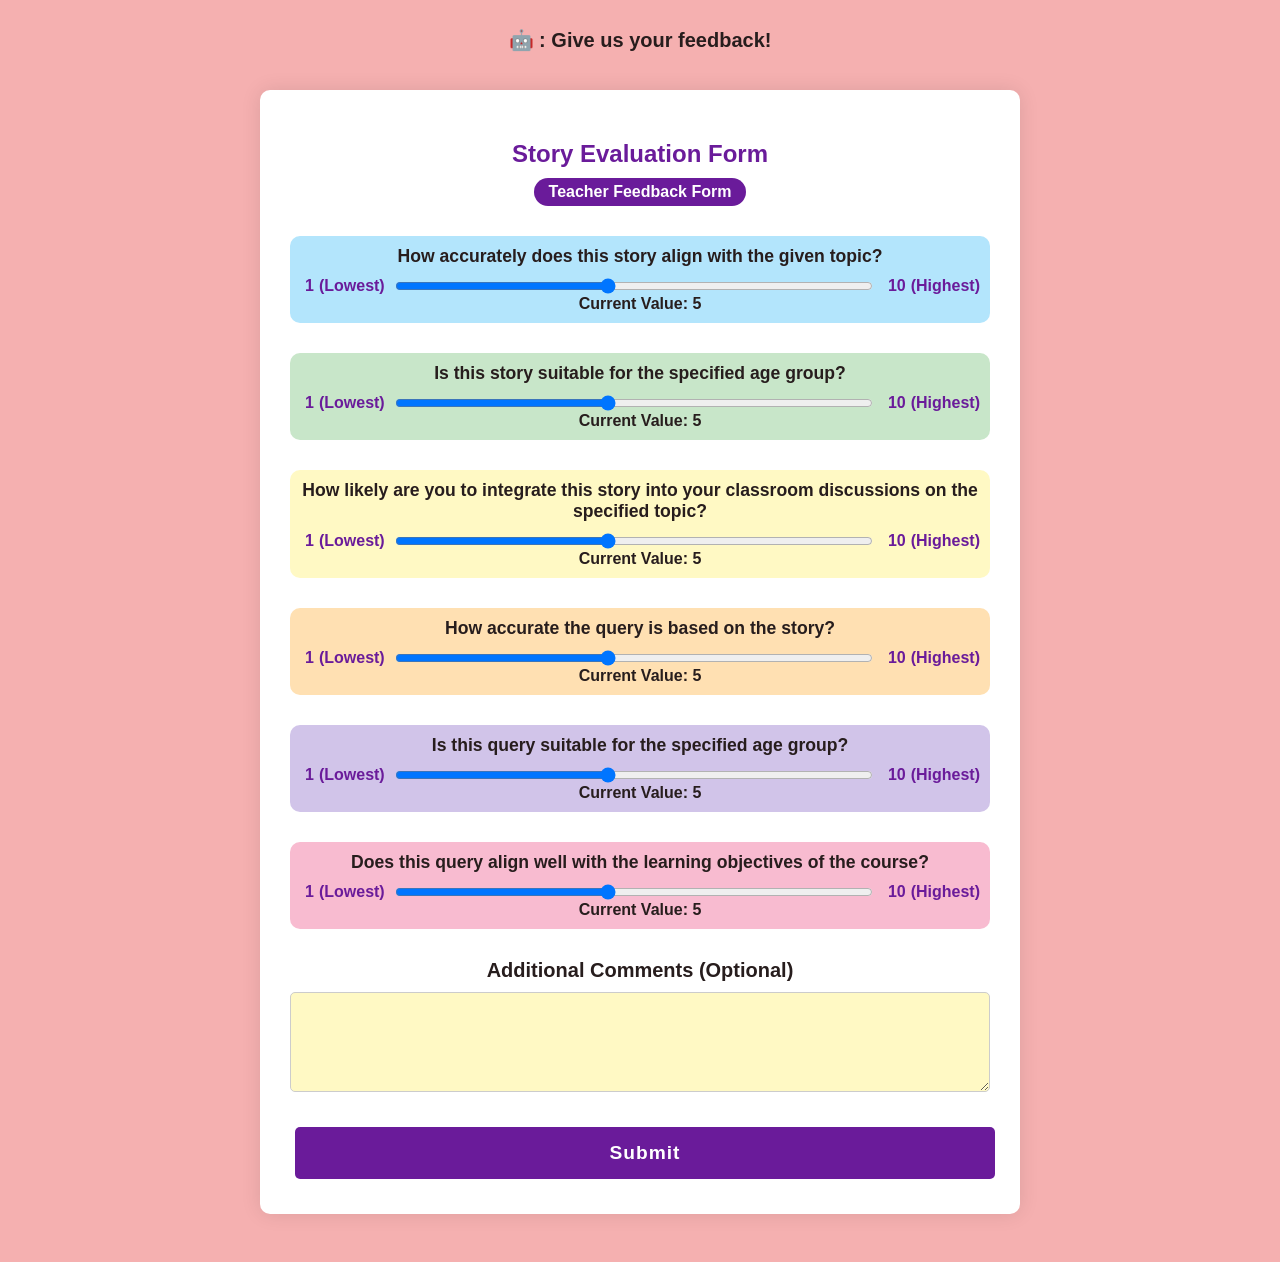
<file: chiliStorytellerGit/survey.html>
<head>
    <meta charset="utf-8">
	<meta http-equiv="Cache-control" content="public">

	<meta http-equiv="X-UA-Compatible" content="IE=edge">
	<meta name="viewport" content="width=device-width, initial-scale=1.0">

	<title>Apha-Mini Storytime!</title>
	<!-- Style taken from https://raw.githubusercontent.com/hypertexthero/htmlformtofile/master/index.html-->
	<style type="text/css" media="screen">
		body {font-family:verdana, sans-serif;  font-weight: 700; color:#271d1d; background:#f5b0b0; padding:20px; text-align:center;}
		h1 {font-size:50px; font-weight: bold; text-align:center; color: #920be1;}
		label {font-size:20px;font-weight: bold;}
		button {margin-left:205px; padding:5px; margin-top:5px; font-size:16px;}
		textarea {width:400px; font-size:16px; font-family: courier, "courier new", monospace; margin:0 0 5px 0; padding:5px; border:1px solid #eee; }
		select {margin:0 0 5px 0;}
		::placeholder {color:#d4d2d2;}
		.disabled{
			cursor: not-allowed;
			pointer-events: none;
		}
		.color-update{
			background-color: #007bff;
		}
		.slider{
			width: 400px;
			height: 30px;
			background: #d3d3d3;
			outline: none;
			opacity: 0.7;
			-webkit-transition: .2s;
			transition: opacity .2s;
		}

		.container{
			display: flex;
			justify-content: space-around;
			margin-bottom: 10px;
		}

		textarea{
			width: 75%;
			height: 100px;
			margin-top: 10px; 
			background-color: #fff9c4;
			overflow-y: hidden; 
					
		}

		#storyPrompt {
			background-color: #F2F2F2;
		}
		#editableText{
			background-color:#fff9c4;
			display: none;
		}

		.button-container {
			text-align: center;
			margin-top: 10px;
		}
		button{
			margin: 5px;
			padding: 5px  10px;
			font-family: Arial, Helvetica, sans-serif;
			font-weight: 900;
			padding: 15px;
			letter-spacing: 1px;
			font-size: 20px;
			background-color: #7cbcff;
			border: 5px solid rgb(248, 149,s 19);
			cursor: pointer; /*cursor to hand pointer*/			
		}
		button:hover{
			background-color: #007bff;
		}
		#submit-button:hover{
			background-color: #ffb74d;
		}	
		
		#mainButtons-container{
			text-align: center;
			padding: 20px;
		}
		#main-button{
			font-family: Arial, Helvetica, sans-serif;
			font-weight: 900;
			padding: 50px;
			letter-spacing: 1px;
			font-size: 40px;
			background-color: rgb(244, 159, 231);
			border: 5px solid blueviolet;
			cursor: pointer; /*cursor to hand pointer*/
		}
		#main-button:hover{
			background-color: blueviolet;
		}
		#submit-button{
			font-family: Arial, Helvetica, sans-serif;
			font-weight: 900;
			padding: 15px;
			letter-spacing: 1px;
			font-size: 20px;
			background-color: rgb(255, 220, 78);
			border: 5px solid rgb(248, 149,19);
			cursor: pointer; /*cursor to hand pointer*/			
		}
		#submit-button:hover{
			background-color: rgb(248, 149, 19);
		}

		.container2 {
			max-width: 600px;
			margin: 0 auto;
			padding: 20px;
			}

		.button2 {
			padding: 10px 20px;
			border: none;
			background-color: #6daeff;
			color: #fcfcfc;
			border-radius: 5px;
			cursor: pointer;
			margin-top: 10px;
		}

		.button2:hover {
			background-color: #1d34aa;
		}

		.button-group2 {
			display: flex;
			justify-content: space-between;
		}

		.header2 {
			font-size: 20px;
			font-weight: bold;
			margin-bottom: 20px;
		}

		.checkbox-label, .radio-label {
			display:list-item;
			margin-bottom: 10px;
			padding: 5px;
			background-color: #b6ebdf;
			border-radius: 5px;
			cursor: pointer;
			transition: background-color 0.3s ease;
		}

		.checkbox-label:hover, .radio-label:hover {
			background-color: #12a1c4;
		}

		.container_form {
            background-color: white;
            padding: 30px;
            border-radius: 10px;
            box-shadow: 0 0 20px rgba(0, 0, 0, 0.1);
            max-width: 700px;
            width: 100%;
            margin: 20px auto;
            overflow: hidden;
        }
        h2 {
            color: #6a1b9a;
            text-align: center;
            font-size: 1.5em;
            margin-bottom: 30px;
        }
        .sub-title {
            color: #6a1b9a;
            text-align: center;
            font-size: 1em;
            background: #6a1b9a;
            color: white;
            padding: 5px 15px;
            border-radius: 20px;
            margin: -20px auto 30px auto;
            display: inline-block;
        }
        .question {
            margin-bottom: 30px;
            position: relative;
            padding: 10px;
            border-radius: 10px;
        }
        .highlight {
            background-color: #b3e5fc;
        }
        .question label {
            display: block;
            margin-bottom: 10px;
            font-weight: bold;
            font-size: 1.1em;
        }
        .slider-container {
            display: flex;
            align-items: center;
            justify-content: space-between;
        }
        .slider_form {
            width: 100%;
            margin: 0 10px;
        }
        .label_form {
            display: flex;
            align-items: center;
        }
        .label_form span {
            margin-left: 5px;
            font-weight: bold;
            color: #6a1b9a;
        }
        .comments {
            margin-bottom: 30px;
        }
        .comments textarea {
            width: 100%;
            height: 100px;
            border: 1px solid #ccc;
            border-radius: 5px;
            padding: 10px;
            font-size: 1em;
            resize: vertical;
        }
       
        .submit-btn {
            background-color: #6a1b9a;
            color: white;
            border: none;
            padding: 15px 30px;
            border-radius: 5px;
            cursor: pointer;
            font-size: 1.2em;
            transition: background-color 0.3s ease;
            display: block;
            width: 100%;
            text-align: center;
        }
        .submit-btn:hover {
            background-color: #4a148c;
        }
        .blue { background-color: #b3e5fc; }
        .green { background-color: #c8e6c9; }
        .yellow { background-color: #fff9c4; }
        .orange { background-color: #ffe0b2; }
        .purple { background-color: #d1c4e9; }
        .pink { background-color: #f8bbd0; }
		
	</style>
</head>
 
<body >
		<label> &#x1F916; : Give us your feedback! </label><br>
		<br>
		<div class="container_form">
			<h2>Story Evaluation Form</h2>
			<div class="sub-title">Teacher Feedback Form</div>
		
			<div class="question blue">
				<label for="accuracy">How accurately does this story align with the given topic?</label>
				<div class="slider-container">
					<div class="label_form"><span>1</span> <span>(Lowest)</span></div>
					<input type="range" min="1" max="10" value="5" class="slider_form" id="accuracy">
					<div class="label_form"><span>10</span> <span>(Highest)</span></div>
				</div>
				<div class="slider-value" id="accuracy-value">Current Value: 5</div>
			</div>
		
			<div class="question green">
				<label for="suitability">Is this story suitable for the specified age group?</label>
				<div class="slider-container">
					<div class="label_form"><span>1</span> <span>(Lowest)</span></div>
					<input type="range" min="1" max="10" value="5" class="slider_form" id="suitability">
					<div class="label_form"><span>10</span> <span>(Highest)</span></div>
				</div>
				<div class="slider-value" id="suitability-value">Current Value: 5</div>
			</div>
		
			<div class="question yellow">
				<label for="integration">How likely are you to integrate this story into your classroom discussions on the specified topic?</label>
				<div class="slider-container">
					<div class="label_form"><span>1</span> <span>(Lowest)</span></div>
					<input type="range" min="1" max="10" value="5" class="slider_form" id="integration">
					<div class="label_form"><span>10</span> <span>(Highest)</span></div>
				</div>
				<div class="slider-value" id="integration-value">Current Value: 5</div>
			</div>
		
			<div class="question orange">
				<label for="query-accuracy">How accurate the query is based on the story?</label>
				<div class="slider-container">
					<div class="label_form"><span>1</span> <span>(Lowest)</span></div>
					<input type="range" min="1" max="10" value="5" class="slider_form" id="query-accuracy">
					<div class="label_form"><span>10</span> <span>(Highest)</span></div>
				</div>
				<div class="slider-value" id="query-accuracy-value">Current Value: 5</div>
			</div>
		
			<div class="question purple">
				<label for="query-suitability">Is this query suitable for the specified age group?</label>
				<div class="slider-container">
					<div class="label_form"><span>1</span> <span>(Lowest)</span></div>
					<input type="range" min="1" max="10" value="5" class="slider_form" id="query-suitability">
					<div class="label_form"><span>10</span> <span>(Highest)</span></div>
				</div>
				<div class="slider-value" id="query-suitability-value">Current Value: 5</div>
			</div>
		
			<div class="question pink">
				<label for="query-objectives">Does this query align well with the learning objectives of the course?</label>
				<div class="slider-container">
					<div class="label_form"><span>1</span> <span>(Lowest)</span></div>
					<input type="range" min="1" max="10" value="5" class="slider_form" id="query-objectives">
					<div class="label_form"><span>10</span> <span>(Highest)</span></div>
				</div>
				<div class="slider-value" id="query-objectives-value">Current Value: 5</div>
			</div>
		
				<div class="comments">
					<label for="comments">Additional Comments (Optional)</label>
					<textarea id="comments" name="comments"></textarea>
				</div>
		
		   
			<button class="submit-btn" type="submit" onclick="sendFeedback()">Submit </button>
		</div>


	</div>
	</div>
</body>
 
<script>
	
	// update the current value of the accuracy according the current slider value
	const accuracySlider = document.getElementById('accuracy');
    const accuracyValue = document.getElementById('accuracy-value');
    accuracySlider.oninput = function() {
        accuracyValue.textContent = 'Current Value: ' + this.value;
    };

	// update the current value of the accuracy according the current slider value
	const suitabilitySlider = document.getElementById('suitability');
    const suitabilityValue = document.getElementById('suitability-value');
    suitabilitySlider.oninput = function() {
        suitabilityValue.textContent = 'Current Value: ' + this.value;
    };

	// update the current value of the accuracy according the current slider value
	const integrationSlider = document.getElementById('integration');
    const integrationValue = document.getElementById('integration-value');
    integrationSlider.oninput = function() {
        integrationValue.textContent = 'Current Value: ' + this.value;
    };

	// update the current value of the accuracy according the current slider value
	const queryAccuracySlider = document.getElementById('query-accuracy');
    const queryAccuracyValue = document.getElementById('query-accuracy-value');
    queryAccuracySlider.oninput = function() {
        queryAccuracyValue.textContent = 'Current Value: ' + this.value;
    };

	// update the current value of the accuracy according the current slider value
	const querySuitabilitySlider = document.getElementById('query-suitability');
    const querySuitabilityValue = document.getElementById('query-suitability-value');
    querySuitabilitySlider.oninput = function() {
        querySuitabilityValue.textContent = 'Current Value: ' + this.value;
    };

	// update the current value of the accuracy according the current slider value
	const queryObjectivesSlider = document.getElementById('query-objectives');
    const queryObjectivesValue = document.getElementById('query-objectives-value');
    queryObjectivesSlider.oninput = function() {
        queryObjectivesValue.textContent = 'Current Value: ' + this.value;
    };

	function download(content, fileName, contentType) {
			var a = document.createElement("a");
			var file = new Blob([content], {type: contentType});
			a.href = URL.createObjectURL(file);
			a.download = fileName;
			a.click();
		}

	function sendFeedback(){
		const q1Ans = accuracySlider.value;
		const q2Ans = suitabilitySlider.value;
		const q3Ans = integrationSlider.value;
		const q4Ans =  queryAccuracySlider.value;
		const q5Ans =  querySuitabilitySlider.value;
		const q6Ans =  queryObjectivesSlider.value;
		const q7Ans =  document.getElementById('comments').value;
		
	

		var dict = {
			story_accuracy: q1Ans,
			story_suitable: q2Ans,
			class_integration: q3Ans,
			query_accuracy: q4Ans,
			query_suitable: q5Ans,
			query_objective: q6Ans,
			user_comments: q7Ans

		};

	
		console.log(dict);

		/*
		my idea : send this to nur.py
		it handles it there
		*/

		const socket =new WebSocket('ws://localhost:10000');
        socket.addEventListener('open', function (event) {
			socket.send(JSON.stringify(dict));  
			socket.close();	
		});
   
		
	}

</script>
 
</html>
</file>
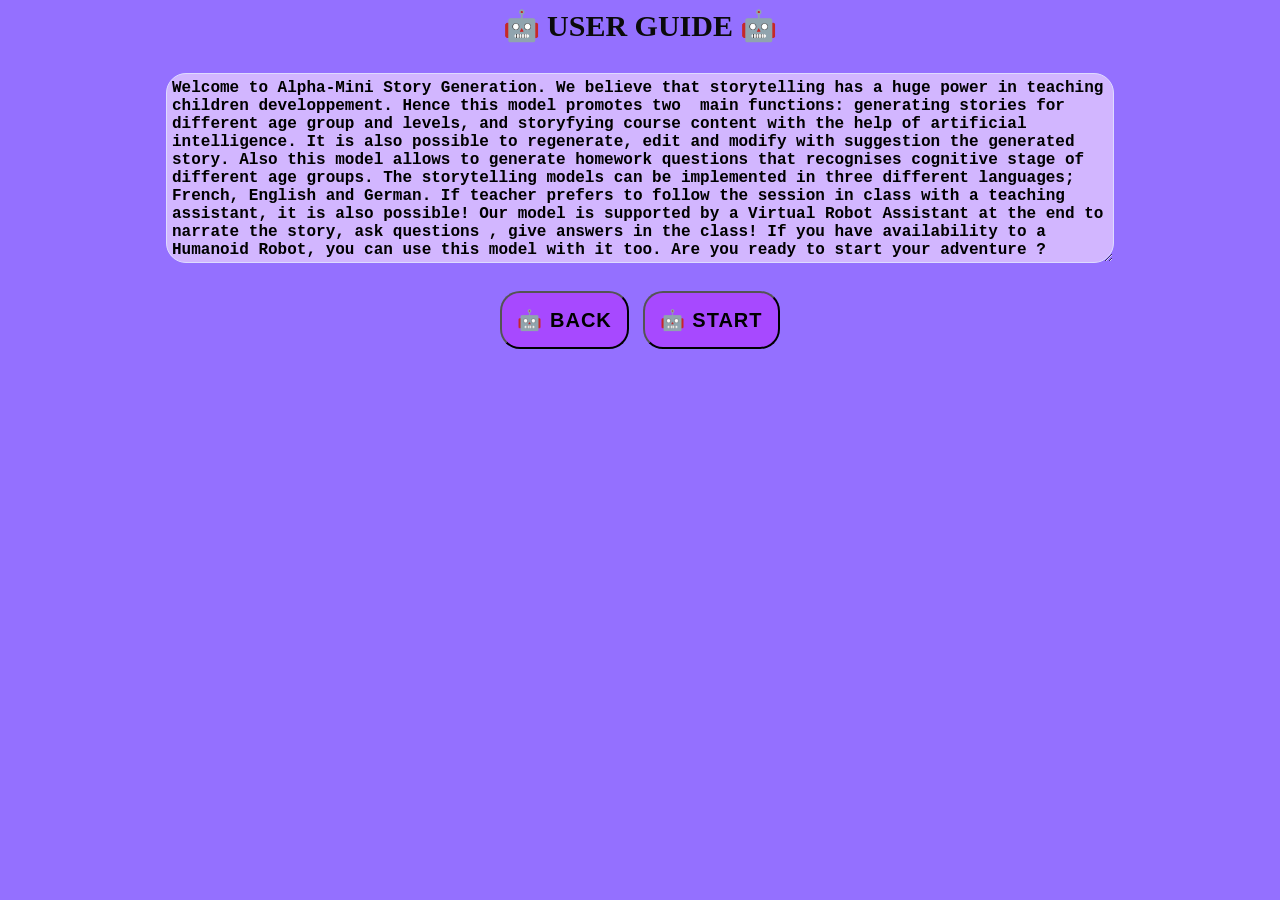
<file: chiliStorytellerGit/userGuide.html>
<head>
    <meta charset="utf-8">
	<meta http-equiv="Cache-control" content="public">

	<meta http-equiv="X-UA-Compatible" content="IE=edge">
	<meta name="viewport" content="width=device-width, initial-scale=1.0">

	<title>Apha-Mini Storytime!</title>
	<!-- Style taken from https://raw.githubusercontent.com/hypertexthero/htmlformtofile/master/index.html-->
	<style type="text/css" media="screen">
		h1 {font-size:30px; font-weight: bold; text-align:center; color: #0b0b0b;}
        body{ background-color: #9470ff; text-align: center;}
		label {font-size:20px;font-weight: bold;}
		button {margin-left:205px; padding:5px; margin-top:5px; font-size:16px;}
		textarea {width:400px; font-size:16px; font-family: courier, "courier new", monospace; margin:0 0 5px 0; padding:5px; border:1px solid #dedbff; }
		select {margin:0 0 5px 0;}
		::placeholder {color:#d4d2d2;}
		.disabled{
			cursor: not-allowed;
			pointer-events: none;
		}
		.button-container {
			text-align: center;
			margin-top: 10px;
		}
		button{
			margin: 5px;
			padding: 5px  10px;
			font-family: Arial, Helvetica, sans-serif;
			font-weight: 900;
			padding: 15px;
			letter-spacing: 1px;
			font-size: 20px;
			background-color: #a749ff;
			border: 5px solid rgb(248, 149,s 19);
			cursor: pointer; /*cursor to hand pointer*/	
            border-radius: 20px;		
            align-items: center;
		}
		button:hover{
			background-color: #6a00ff;
		}
        textarea{
			width: 75%;
			height: 100px;
			margin-top: 10px; 
			background-color: #d2b6ff;
			overflow-y: hidden; 
			border-radius: 20px;
            font-weight: bold;					
		}

       

		
	
	</style>
</head>
 
<body>
    <div id="userGuide" style>
        <h1>&#x1F916; USER GUIDE &#x1F916; </h1>
        <textarea id="userGuideText" readonly>
Welcome to Alpha-Mini Story Generation. We believe that storytelling has a huge power in teaching children developpement. Hence this model promotes two  main functions: generating stories for different age group and levels, and storyfying course content with the help of artificial intelligence. It is also possible to regenerate, edit and modify with suggestion the generated story. Also this model allows to generate homework questions that recognises cognitive stage of different age groups. The storytelling models can be implemented in three different languages; French, English and German. If teacher prefers to follow the session in class with a teaching assistant, it is also possible! Our model is supported by a Virtual Robot Assistant at the end to narrate the story, ask questions , give answers in the class! If you have availability to a Humanoid Robot, you can use this model with it too. Are you ready to start your adventure ? </textarea>
        <br>
        <br>
        <button onclick="goBack()"> &#x1F916; BACK</button>
        <button onclick="start()">&#x1F916; START </button>

    </div>
</body>
<script>
    document.addEventListener('DOMContentLoaded', function () {
        //goal :  when the content is loaded update the height according to text
        // return the text area you want to update
        var textGuide = document.getElementById('userGuideText');
        textGuide.style.height='auto';
        textGuide.style.height= textGuide.scrollHeight + 'px';
        





    });
    function goBack(){
        window.location.href='secondary.html';
    }
    function start(){
        window.location.href= 'secondary2.html';
    }

</script>
</file>
